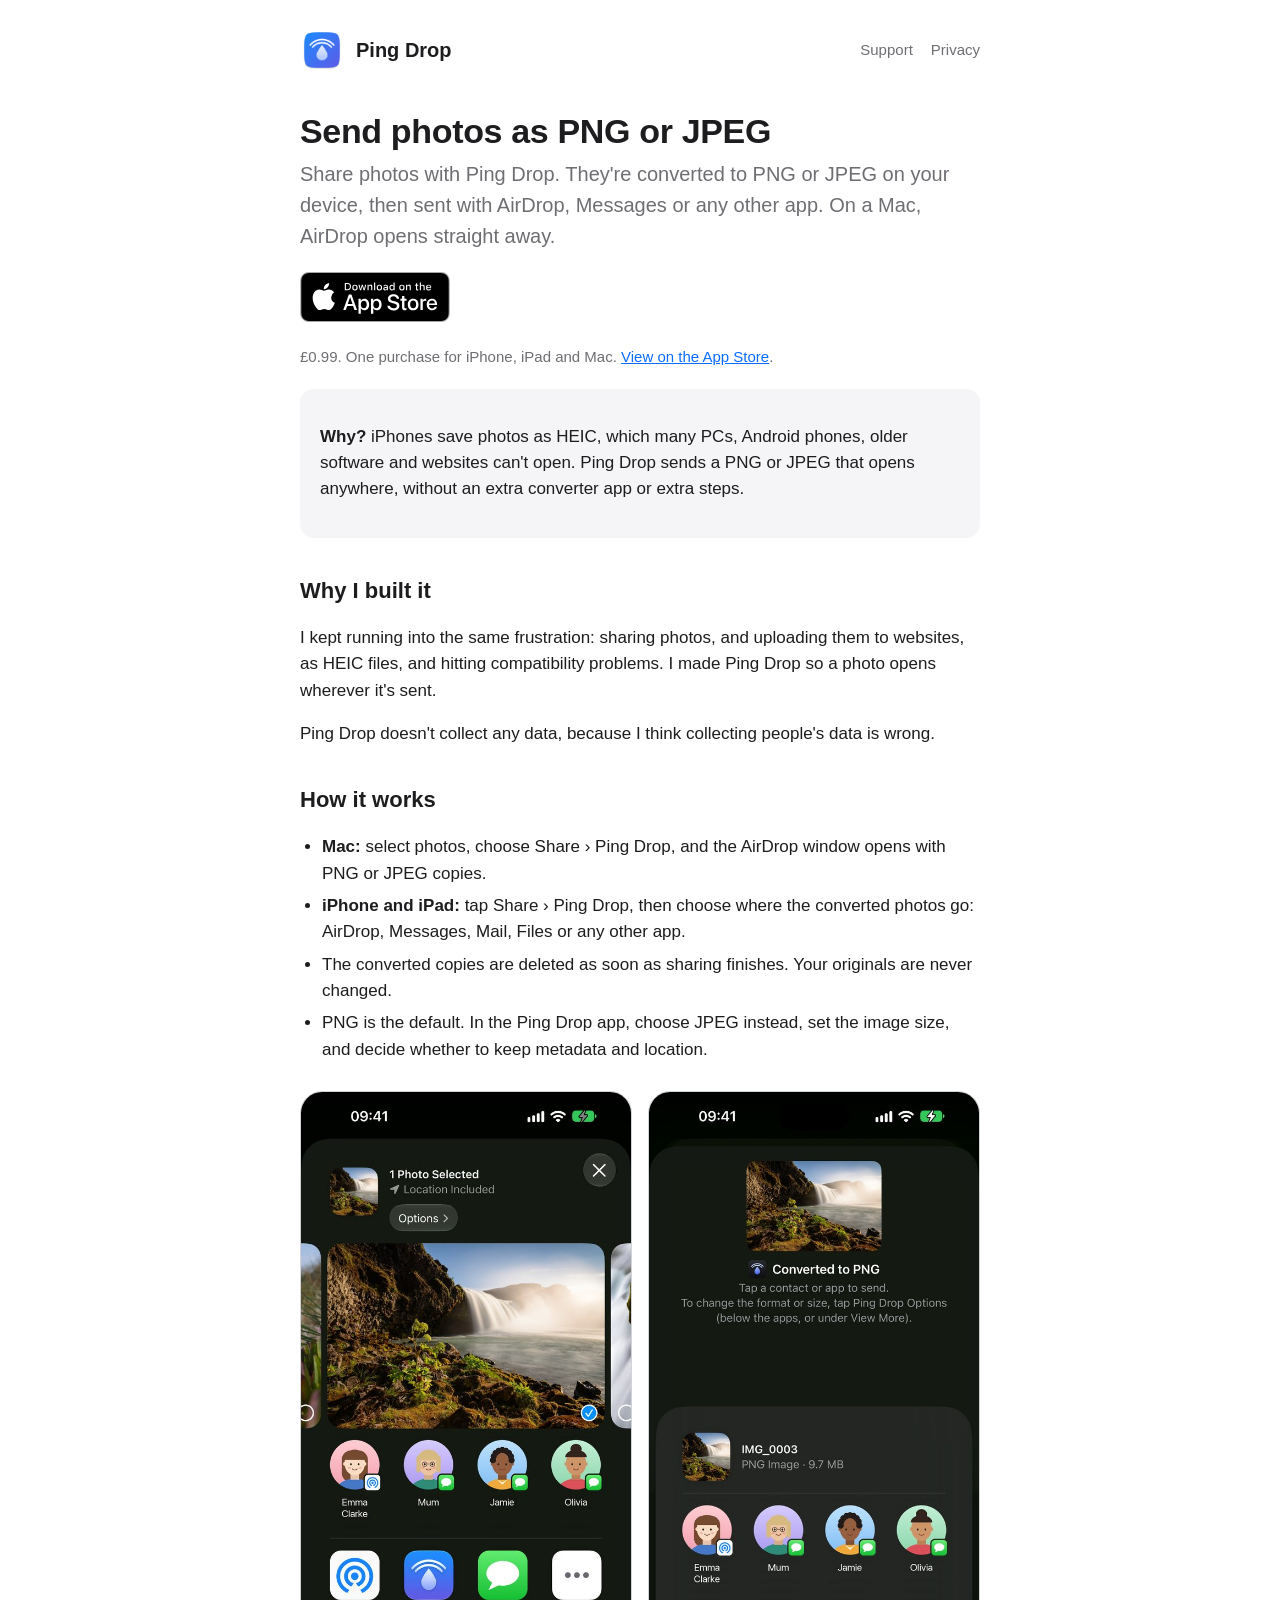
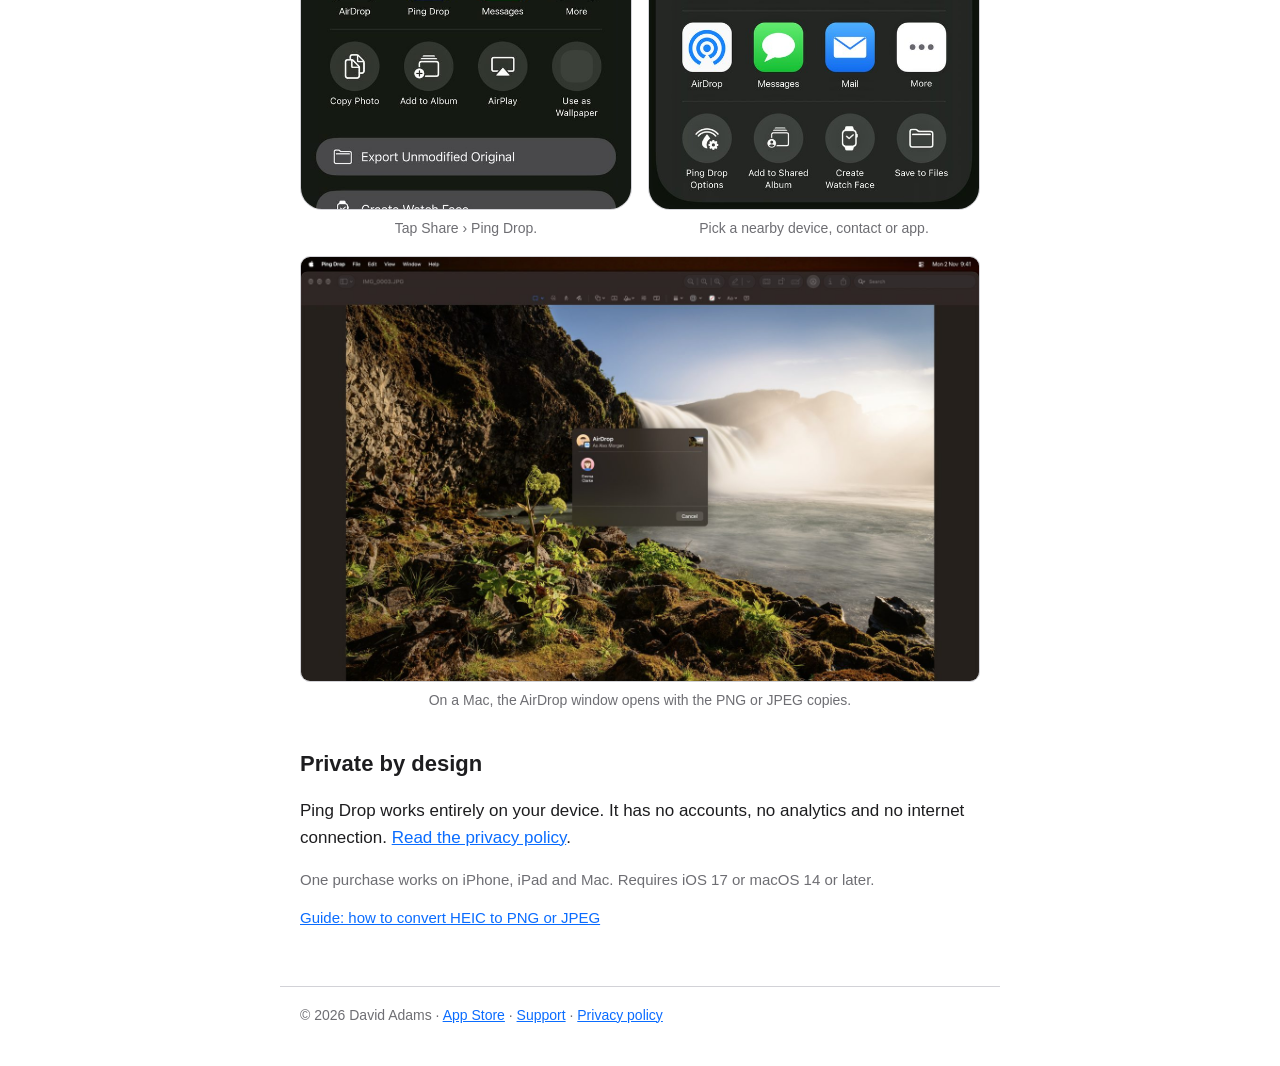
<file: index.html>
<!doctype html>
<html lang="en-GB">
<head>
  <meta charset="utf-8">
  <meta name="viewport" content="width=device-width, initial-scale=1">
  <title>Ping Drop – Send photos as PNG or JPEG</title>
  <meta name="description" content="Ping Drop converts photos to PNG or JPEG and sends them with AirDrop, Messages, Mail or any other app, on iPhone, iPad and Mac.">
  <link rel="icon" href="/icon.png">
  <link rel="stylesheet" href="/style.css">
</head>
<body>
  <header>
    <a href="/"><img src="/icon.png" alt=""><strong>Ping Drop</strong></a>
    <nav>
      <a href="/support/">Support</a>
      <a href="/privacy/">Privacy</a>
    </nav>
  </header>

  <main>
    <h1>Send photos as PNG or JPEG</h1>
    <p class="lead">Share photos with Ping Drop. They're converted to PNG or JPEG on your device, then sent with AirDrop, Messages or any other app. On a Mac, AirDrop opens straight away.</p>

    <p class="cta"><a href="/get/" aria-label="Download Ping Drop on the App Store"><svg xmlns="http://www.w3.org/2000/svg" width="150" height="50" aria-hidden="true" focusable="false" viewBox="0 0 119.66407 40">
  <g>
    <g>
      <g>
        <path d="M110.13477,0H9.53468c-.3667,0-.729,0-1.09473.002-.30615.002-.60986.00781-.91895.0127A13.21476,13.21476,0,0,0,5.5171.19141a6.66509,6.66509,0,0,0-1.90088.627A6.43779,6.43779,0,0,0,1.99757,1.99707,6.25844,6.25844,0,0,0,.81935,3.61816a6.60119,6.60119,0,0,0-.625,1.90332,12.993,12.993,0,0,0-.1792,2.002C.00587,7.83008.00489,8.1377,0,8.44434V31.5586c.00489.3105.00587.6113.01515.9219a12.99232,12.99232,0,0,0,.1792,2.0019,6.58756,6.58756,0,0,0,.625,1.9043A6.20778,6.20778,0,0,0,1.99757,38.001a6.27445,6.27445,0,0,0,1.61865,1.1787,6.70082,6.70082,0,0,0,1.90088.6308,13.45514,13.45514,0,0,0,2.0039.1768c.30909.0068.6128.0107.91895.0107C8.80567,40,9.168,40,9.53468,40H110.13477c.3594,0,.7246,0,1.084-.002.3047,0,.6172-.0039.9219-.0107a13.279,13.279,0,0,0,2-.1768,6.80432,6.80432,0,0,0,1.9082-.6308,6.27742,6.27742,0,0,0,1.6172-1.1787,6.39482,6.39482,0,0,0,1.1816-1.6143,6.60413,6.60413,0,0,0,.6191-1.9043,13.50643,13.50643,0,0,0,.1856-2.0019c.0039-.3106.0039-.6114.0039-.9219.0078-.3633.0078-.7246.0078-1.0938V9.53613c0-.36621,0-.72949-.0078-1.09179,0-.30664,0-.61426-.0039-.9209a13.5071,13.5071,0,0,0-.1856-2.002,6.6177,6.6177,0,0,0-.6191-1.90332,6.46619,6.46619,0,0,0-2.7988-2.7998,6.76754,6.76754,0,0,0-1.9082-.627,13.04394,13.04394,0,0,0-2-.17676c-.3047-.00488-.6172-.01074-.9219-.01269-.3594-.002-.7246-.002-1.084-.002Z" style="fill: #a6a6a6"/>
        <path d="M8.44483,39.125c-.30468,0-.602-.0039-.90429-.0107a12.68714,12.68714,0,0,1-1.86914-.1631,5.88381,5.88381,0,0,1-1.65674-.5479,5.40573,5.40573,0,0,1-1.397-1.0166,5.32082,5.32082,0,0,1-1.02051-1.3965,5.72186,5.72186,0,0,1-.543-1.6572,12.41351,12.41351,0,0,1-.1665-1.875c-.00634-.2109-.01464-.9131-.01464-.9131V8.44434S.88185,7.75293.8877,7.5498a12.37039,12.37039,0,0,1,.16553-1.87207,5.7555,5.7555,0,0,1,.54346-1.6621A5.37349,5.37349,0,0,1,2.61183,2.61768,5.56543,5.56543,0,0,1,4.01417,1.59521a5.82309,5.82309,0,0,1,1.65332-.54394A12.58589,12.58589,0,0,1,7.543.88721L8.44532.875H111.21387l.9131.0127a12.38493,12.38493,0,0,1,1.8584.16259,5.93833,5.93833,0,0,1,1.6709.54785,5.59374,5.59374,0,0,1,2.415,2.41993,5.76267,5.76267,0,0,1,.5352,1.64892,12.995,12.995,0,0,1,.1738,1.88721c.0029.2832.0029.5874.0029.89014.0079.375.0079.73193.0079,1.09179V30.4648c0,.3633,0,.7178-.0079,1.0752,0,.3252,0,.6231-.0039.9297a12.73126,12.73126,0,0,1-.1709,1.8535,5.739,5.739,0,0,1-.54,1.67,5.48029,5.48029,0,0,1-1.0156,1.3857,5.4129,5.4129,0,0,1-1.3994,1.0225,5.86168,5.86168,0,0,1-1.668.5498,12.54218,12.54218,0,0,1-1.8692.1631c-.2929.0068-.5996.0107-.8974.0107l-1.084.002Z"/>
      </g>
      <g id="_Group_" data-name="&lt;Group&gt;">
        <g id="_Group_2" data-name="&lt;Group&gt;">
          <g id="_Group_3" data-name="&lt;Group&gt;">
            <path id="_Path_" data-name="&lt;Path&gt;" d="M24.76888,20.30068a4.94881,4.94881,0,0,1,2.35656-4.15206,5.06566,5.06566,0,0,0-3.99116-2.15768c-1.67924-.17626-3.30719,1.00483-4.1629,1.00483-.87227,0-2.18977-.98733-3.6085-.95814a5.31529,5.31529,0,0,0-4.47292,2.72787c-1.934,3.34842-.49141,8.26947,1.3612,10.97608.9269,1.32535,2.01018,2.8058,3.42763,2.7533,1.38706-.05753,1.9051-.88448,3.5794-.88448,1.65876,0,2.14479.88448,3.591.8511,1.48838-.02416,2.42613-1.33124,3.32051-2.66914a10.962,10.962,0,0,0,1.51842-3.09251A4.78205,4.78205,0,0,1,24.76888,20.30068Z" style="fill: #fff"/>
            <path id="_Path_2" data-name="&lt;Path&gt;" d="M22.03725,12.21089a4.87248,4.87248,0,0,0,1.11452-3.49062,4.95746,4.95746,0,0,0-3.20758,1.65961,4.63634,4.63634,0,0,0-1.14371,3.36139A4.09905,4.09905,0,0,0,22.03725,12.21089Z" style="fill: #fff"/>
          </g>
        </g>
        <g>
          <path d="M42.30227,27.13965h-4.7334l-1.13672,3.35645H34.42727l4.4834-12.418h2.083l4.4834,12.418H43.438ZM38.0591,25.59082h3.752l-1.84961-5.44727h-.05176Z" style="fill: #fff"/>
          <path d="M55.15969,25.96973c0,2.81348-1.50586,4.62109-3.77832,4.62109a3.0693,3.0693,0,0,1-2.84863-1.584h-.043v4.48438h-1.8584V21.44238H48.4302v1.50586h.03418a3.21162,3.21162,0,0,1,2.88281-1.60059C53.645,21.34766,55.15969,23.16406,55.15969,25.96973Zm-1.91016,0c0-1.833-.94727-3.03809-2.39258-3.03809-1.41992,0-2.375,1.23047-2.375,3.03809,0,1.82422.95508,3.0459,2.375,3.0459C52.30227,29.01563,53.24953,27.81934,53.24953,25.96973Z" style="fill: #fff"/>
          <path d="M65.12453,25.96973c0,2.81348-1.50586,4.62109-3.77832,4.62109a3.0693,3.0693,0,0,1-2.84863-1.584h-.043v4.48438h-1.8584V21.44238H58.395v1.50586h.03418A3.21162,3.21162,0,0,1,61.312,21.34766C63.60988,21.34766,65.12453,23.16406,65.12453,25.96973Zm-1.91016,0c0-1.833-.94727-3.03809-2.39258-3.03809-1.41992,0-2.375,1.23047-2.375,3.03809,0,1.82422.95508,3.0459,2.375,3.0459C62.26711,29.01563,63.21438,27.81934,63.21438,25.96973Z" style="fill: #fff"/>
          <path d="M71.71047,27.03613c.1377,1.23145,1.334,2.04,2.96875,2.04,1.56641,0,2.69336-.80859,2.69336-1.91895,0-.96387-.67969-1.541-2.28906-1.93652l-1.60937-.3877c-2.28027-.55078-3.33887-1.61719-3.33887-3.34766,0-2.14258,1.86719-3.61426,4.51855-3.61426,2.624,0,4.42285,1.47168,4.4834,3.61426h-1.876c-.1123-1.23926-1.13672-1.9873-2.63379-1.9873s-2.52148.75684-2.52148,1.8584c0,.87793.6543,1.39453,2.25488,1.79l1.36816.33594c2.54785.60254,3.60645,1.626,3.60645,3.44238,0,2.32324-1.85059,3.77832-4.79395,3.77832-2.75391,0-4.61328-1.4209-4.7334-3.667Z" style="fill: #fff"/>
          <path d="M83.34621,19.2998v2.14258h1.72168v1.47168H83.34621v4.99121c0,.77539.34473,1.13672,1.10156,1.13672a5.80752,5.80752,0,0,0,.61133-.043v1.46289a5.10351,5.10351,0,0,1-1.03223.08594c-1.833,0-2.54785-.68848-2.54785-2.44434V22.91406H80.16262V21.44238H81.479V19.2998Z" style="fill: #fff"/>
          <path d="M86.065,25.96973c0-2.84863,1.67773-4.63867,4.29395-4.63867,2.625,0,4.29492,1.79,4.29492,4.63867,0,2.85645-1.66113,4.63867-4.29492,4.63867C87.72609,30.6084,86.065,28.82617,86.065,25.96973Zm6.69531,0c0-1.9541-.89551-3.10742-2.40137-3.10742s-2.40039,1.16211-2.40039,3.10742c0,1.96191.89453,3.10645,2.40039,3.10645S92.76027,27.93164,92.76027,25.96973Z" style="fill: #fff"/>
          <path d="M96.18606,21.44238h1.77246v1.541h.043a2.1594,2.1594,0,0,1,2.17773-1.63574,2.86616,2.86616,0,0,1,.63672.06934v1.73828a2.59794,2.59794,0,0,0-.835-.1123,1.87264,1.87264,0,0,0-1.93652,2.083v5.37012h-1.8584Z" style="fill: #fff"/>
          <path d="M109.3843,27.83691c-.25,1.64355-1.85059,2.77148-3.89844,2.77148-2.63379,0-4.26855-1.76465-4.26855-4.5957,0-2.83984,1.64355-4.68164,4.19043-4.68164,2.50488,0,4.08008,1.7207,4.08008,4.46582v.63672h-6.39453v.1123a2.358,2.358,0,0,0,2.43555,2.56445,2.04834,2.04834,0,0,0,2.09082-1.27344Zm-6.28223-2.70215h4.52637a2.1773,2.1773,0,0,0-2.2207-2.29785A2.292,2.292,0,0,0,103.10207,25.13477Z" style="fill: #fff"/>
        </g>
      </g>
    </g>
    <g id="_Group_4" data-name="&lt;Group&gt;">
      <g>
        <path d="M37.82619,8.731a2.63964,2.63964,0,0,1,2.80762,2.96484c0,1.90625-1.03027,3.002-2.80762,3.002H35.67092V8.731Zm-1.22852,5.123h1.125a1.87588,1.87588,0,0,0,1.96777-2.146,1.881,1.881,0,0,0-1.96777-2.13379h-1.125Z" style="fill: #fff"/>
        <path d="M41.68068,12.44434a2.13323,2.13323,0,1,1,4.24707,0,2.13358,2.13358,0,1,1-4.24707,0Zm3.333,0c0-.97607-.43848-1.54687-1.208-1.54687-.77246,0-1.207.5708-1.207,1.54688,0,.98389.43457,1.55029,1.207,1.55029C44.57522,13.99463,45.01369,13.42432,45.01369,12.44434Z" style="fill: #fff"/>
        <path d="M51.57326,14.69775h-.92187l-.93066-3.31641h-.07031l-.92676,3.31641h-.91309l-1.24121-4.50293h.90137l.80664,3.436h.06641l.92578-3.436h.85254l.92578,3.436h.07031l.80273-3.436h.88867Z" style="fill: #fff"/>
        <path d="M53.85354,10.19482H54.709v.71533h.06641a1.348,1.348,0,0,1,1.34375-.80225,1.46456,1.46456,0,0,1,1.55859,1.6748v2.915h-.88867V12.00586c0-.72363-.31445-1.0835-.97168-1.0835a1.03294,1.03294,0,0,0-1.0752,1.14111v2.63428h-.88867Z" style="fill: #fff"/>
        <path d="M59.09377,8.437h.88867v6.26074h-.88867Z" style="fill: #fff"/>
        <path d="M61.21779,12.44434a2.13346,2.13346,0,1,1,4.24756,0,2.1338,2.1338,0,1,1-4.24756,0Zm3.333,0c0-.97607-.43848-1.54687-1.208-1.54687-.77246,0-1.207.5708-1.207,1.54688,0,.98389.43457,1.55029,1.207,1.55029C64.11232,13.99463,64.5508,13.42432,64.5508,12.44434Z" style="fill: #fff"/>
        <path d="M66.4009,13.42432c0-.81055.60352-1.27783,1.6748-1.34424l1.21973-.07031v-.38867c0-.47559-.31445-.74414-.92187-.74414-.49609,0-.83984.18213-.93848.50049h-.86035c.09082-.77344.81836-1.26953,1.83984-1.26953,1.12891,0,1.76563.562,1.76563,1.51318v3.07666h-.85547v-.63281h-.07031a1.515,1.515,0,0,1-1.35254.707A1.36026,1.36026,0,0,1,66.4009,13.42432Zm2.89453-.38477v-.37646l-1.09961.07031c-.62012.0415-.90137.25244-.90137.64941,0,.40527.35156.64111.835.64111A1.0615,1.0615,0,0,0,69.29543,13.03955Z" style="fill: #fff"/>
        <path d="M71.34816,12.44434c0-1.42285.73145-2.32422,1.86914-2.32422a1.484,1.484,0,0,1,1.38086.79h.06641V8.437h.88867v6.26074h-.85156v-.71143h-.07031a1.56284,1.56284,0,0,1-1.41406.78564C72.0718,14.772,71.34816,13.87061,71.34816,12.44434Zm.918,0c0,.95508.4502,1.52979,1.20313,1.52979.749,0,1.21191-.583,1.21191-1.52588,0-.93848-.46777-1.52979-1.21191-1.52979C72.72121,10.91846,72.26613,11.49707,72.26613,12.44434Z" style="fill: #fff"/>
        <path d="M79.23,12.44434a2.13323,2.13323,0,1,1,4.24707,0,2.13358,2.13358,0,1,1-4.24707,0Zm3.333,0c0-.97607-.43848-1.54687-1.208-1.54687-.77246,0-1.207.5708-1.207,1.54688,0,.98389.43457,1.55029,1.207,1.55029C82.12453,13.99463,82.563,13.42432,82.563,12.44434Z" style="fill: #fff"/>
        <path d="M84.66945,10.19482h.85547v.71533h.06641a1.348,1.348,0,0,1,1.34375-.80225,1.46456,1.46456,0,0,1,1.55859,1.6748v2.915H87.605V12.00586c0-.72363-.31445-1.0835-.97168-1.0835a1.03294,1.03294,0,0,0-1.0752,1.14111v2.63428h-.88867Z" style="fill: #fff"/>
        <path d="M93.51516,9.07373v1.1416h.97559v.74854h-.97559V13.2793c0,.47168.19434.67822.63672.67822a2.96657,2.96657,0,0,0,.33887-.02051v.74023a2.9155,2.9155,0,0,1-.4834.04541c-.98828,0-1.38184-.34766-1.38184-1.21582v-2.543h-.71484v-.74854h.71484V9.07373Z" style="fill: #fff"/>
        <path d="M95.70461,8.437h.88086v2.48145h.07031a1.3856,1.3856,0,0,1,1.373-.80664,1.48339,1.48339,0,0,1,1.55078,1.67871v2.90723H98.69v-2.688c0-.71924-.335-1.0835-.96289-1.0835a1.05194,1.05194,0,0,0-1.13379,1.1416v2.62988h-.88867Z" style="fill: #fff"/>
        <path d="M104.76125,13.48193a1.828,1.828,0,0,1-1.95117,1.30273A2.04531,2.04531,0,0,1,100.73,12.46045a2.07685,2.07685,0,0,1,2.07617-2.35254c1.25293,0,2.00879.856,2.00879,2.27V12.688h-3.17969v.0498a1.1902,1.1902,0,0,0,1.19922,1.29,1.07934,1.07934,0,0,0,1.07129-.5459Zm-3.126-1.45117h2.27441a1.08647,1.08647,0,0,0-1.1084-1.1665A1.15162,1.15162,0,0,0,101.63527,12.03076Z" style="fill: #fff"/>
      </g>
    </g>
  </g>
</svg></a></p>
    <p class="muted">£0.99. One purchase for iPhone, iPad and Mac. <a href="/get/">View on the App Store</a>.</p>

    <div class="card">
      <p><strong>Why?</strong> iPhones save photos as HEIC, which many PCs, Android phones, older software and websites can't open. Ping Drop sends a PNG or JPEG that opens anywhere, without an extra converter app or extra steps.</p>
    </div>

    <h2>Why I built it</h2>
    <p>I kept running into the same frustration: sharing photos, and uploading them to websites, as HEIC files, and hitting compatibility problems. I made Ping Drop so a photo opens wherever it's sent.</p>
    <p>Ping Drop doesn't collect any data, because I think collecting people's data is wrong.</p>

    <h2>How it works</h2>
    <ul>
      <li><strong>Mac:</strong> select photos, choose Share › Ping Drop, and the AirDrop window opens with PNG or JPEG copies.</li>
      <li><strong>iPhone and iPad:</strong> tap Share › Ping Drop, then choose where the converted photos go: AirDrop, Messages, Mail, Files or any other app.</li>
      <li>The converted copies are deleted as soon as sharing finishes. Your originals are never changed.</li>
      <li>PNG is the default. In the Ping Drop app, choose JPEG instead, set the image size, and decide whether to keep metadata and location.</li>
    </ul>

    <div class="shots">
      <figure>
        <img src="/screenshots/iphone-share-sheet.jpg" width="600" height="1304" loading="lazy" alt="The Photos share sheet on iPhone, with Ping Drop next to AirDrop.">
        <figcaption>Tap Share › Ping Drop.</figcaption>
      </figure>
      <figure>
        <img src="/screenshots/iphone-pingdrop-sheet.jpg" width="600" height="1304" loading="lazy" alt="Ping Drop's sheet on iPhone: the converted photo, with contacts, AirDrop, Messages and Mail.">
        <figcaption>Pick a nearby device, contact or app.</figcaption>
      </figure>
    </div>
    <figure class="shot-wide">
      <img src="/screenshots/mac-airdrop.jpg" width="1440" height="900" loading="lazy" alt="On a Mac, the AirDrop window opens with the converted photo.">
      <figcaption>On a Mac, the AirDrop window opens with the PNG or JPEG copies.</figcaption>
    </figure>

    <h2>Private by design</h2>
    <p>Ping Drop works entirely on your device. It has no accounts, no analytics and no internet connection. <a href="/privacy/">Read the privacy policy</a>.</p>

    <p class="muted">One purchase works on iPhone, iPad and Mac. Requires iOS 17 or macOS 14 or later.</p>
    <p class="muted"><a href="/heic-to-png/">Guide: how to convert HEIC to PNG or JPEG</a></p>
  </main>

  <footer>
    © 2026 David Adams · <a href="/get/">App Store</a> · <a href="/support/">Support</a> · <a href="/privacy/">Privacy policy</a>
  </footer>
</body>
</html>
</file>
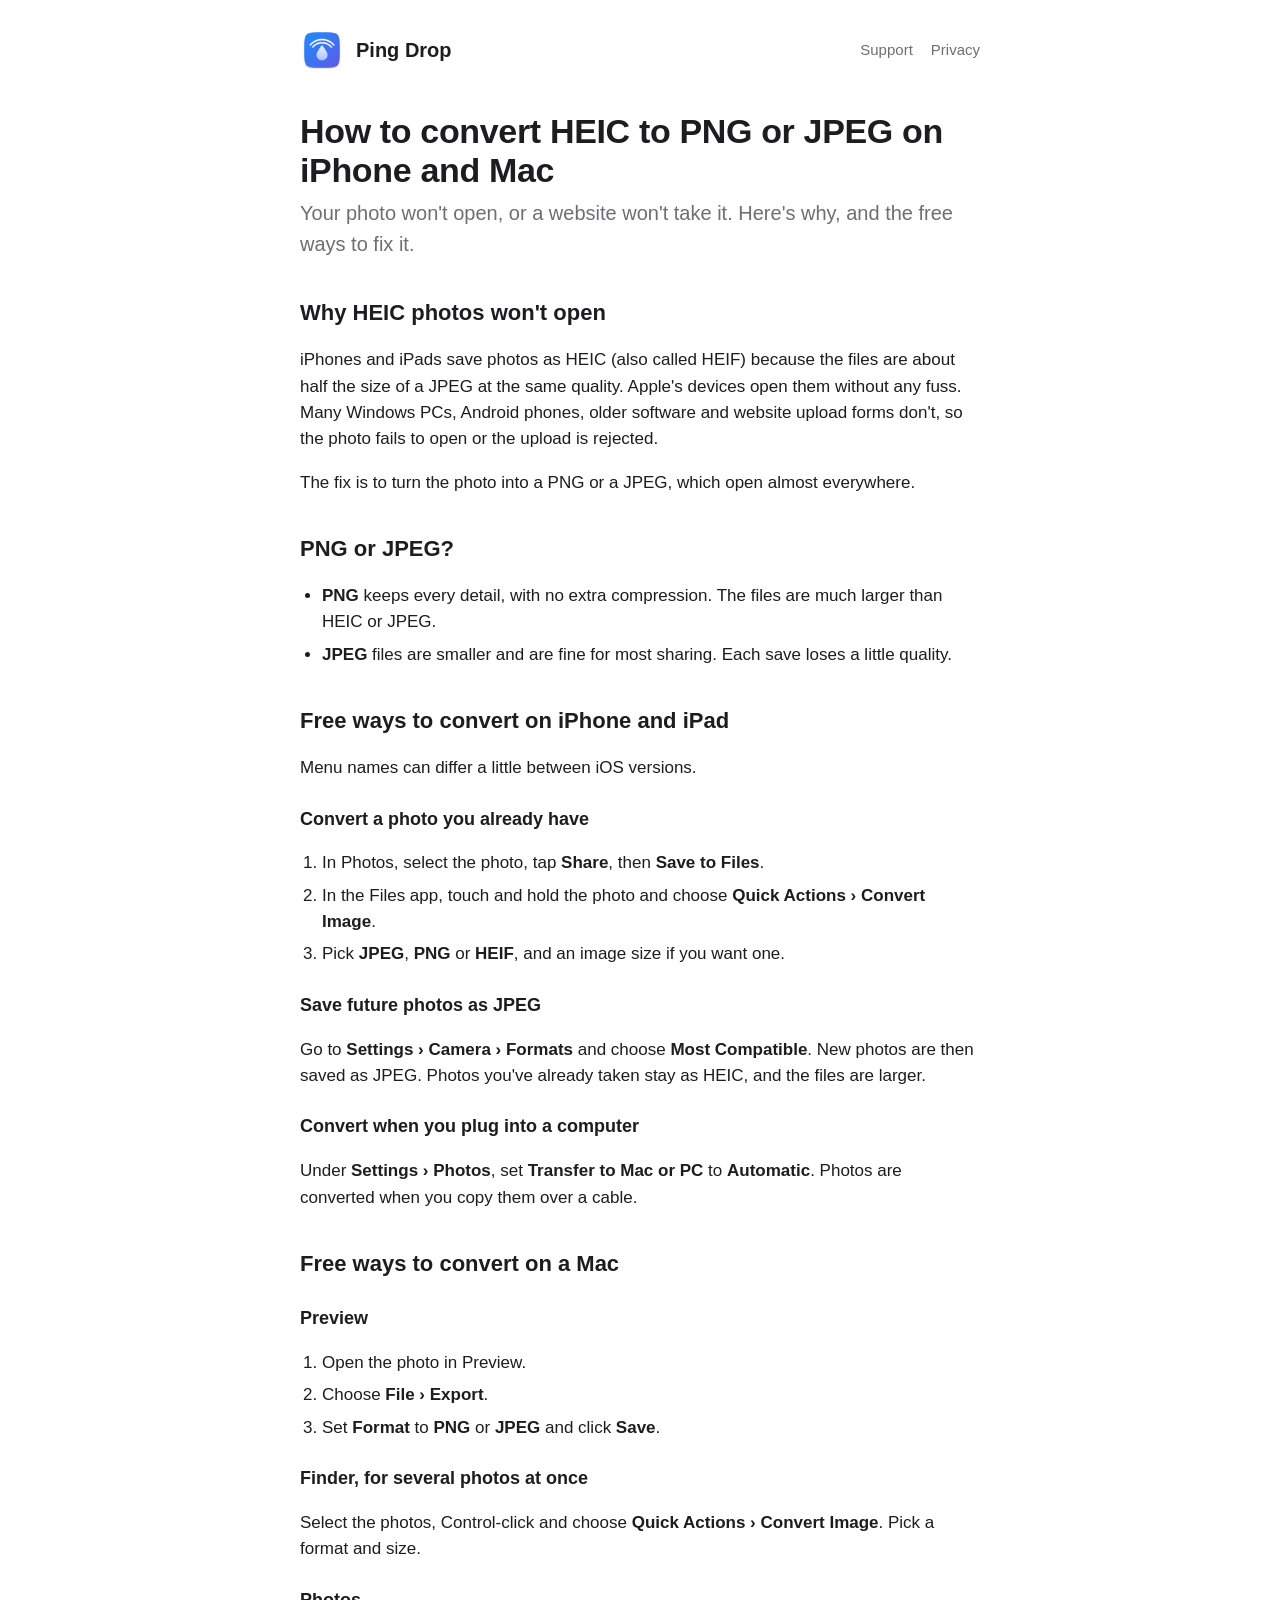
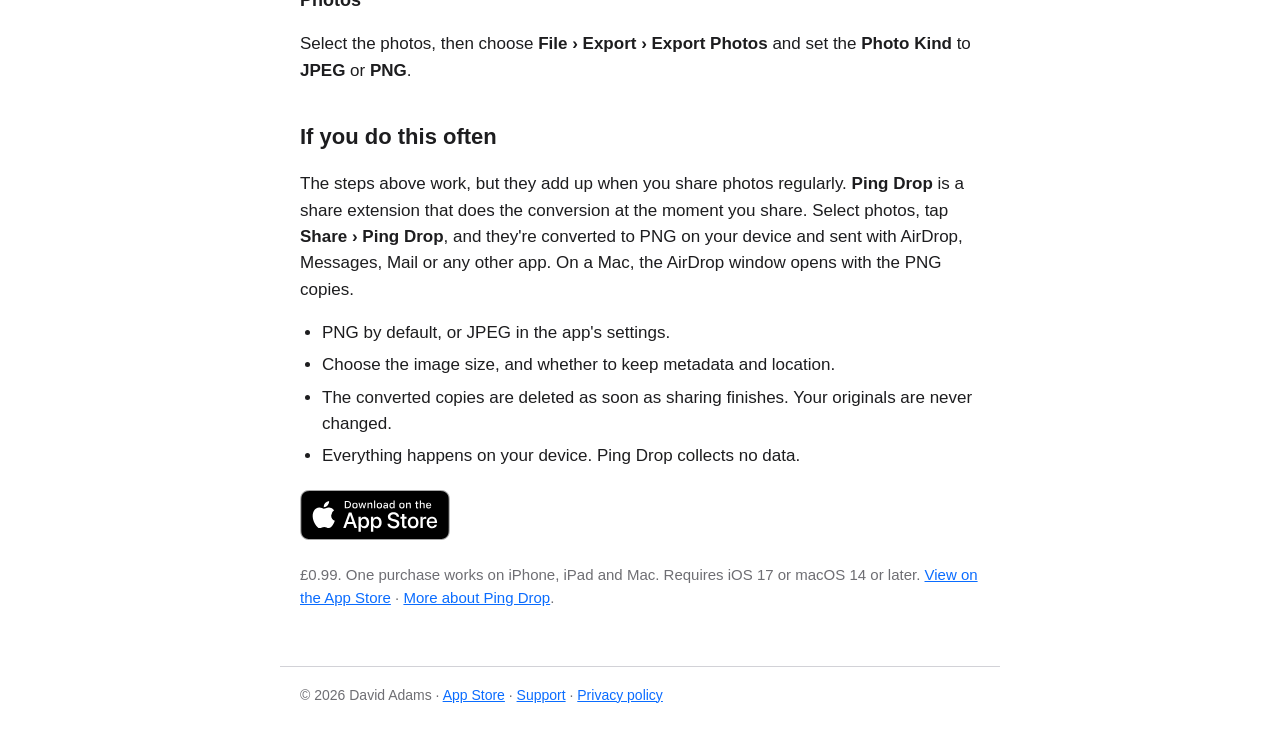
<file: heic-to-png/index.html>
<!doctype html>
<html lang="en-GB">
<head>
  <meta charset="utf-8">
  <meta name="viewport" content="width=device-width, initial-scale=1">
  <title>How to convert HEIC to PNG or JPEG on iPhone and Mac – Ping Drop</title>
  <meta name="description" content="Why HEIC photos won't open, and the free ways to convert HEIC to PNG or JPEG on iPhone, iPad and Mac. Plus a one-tap way if you do it often.">
  <link rel="canonical" href="https://pingdrop.adams.is/heic-to-png/">
  <link rel="icon" href="/icon.png">
  <link rel="stylesheet" href="/style.css">
</head>
<body>
  <header>
    <a href="/"><img src="/icon.png" alt=""><strong>Ping Drop</strong></a>
    <nav>
      <a href="/support/">Support</a>
      <a href="/privacy/">Privacy</a>
    </nav>
  </header>

  <main>
    <h1>How to convert HEIC to PNG or JPEG on iPhone and Mac</h1>
    <p class="lead">Your photo won't open, or a website won't take it. Here's why, and the free ways to fix it.</p>

    <h2>Why HEIC photos won't open</h2>
    <p>iPhones and iPads save photos as HEIC (also called HEIF) because the files are about half the size of a JPEG at the same quality. Apple's devices open them without any fuss. Many Windows PCs, Android phones, older software and website upload forms don't, so the photo fails to open or the upload is rejected.</p>
    <p>The fix is to turn the photo into a PNG or a JPEG, which open almost everywhere.</p>

    <h2>PNG or JPEG?</h2>
    <ul>
      <li><strong>PNG</strong> keeps every detail, with no extra compression. The files are much larger than HEIC or JPEG.</li>
      <li><strong>JPEG</strong> files are smaller and are fine for most sharing. Each save loses a little quality.</li>
    </ul>

    <h2>Free ways to convert on iPhone and iPad</h2>
    <p>Menu names can differ a little between iOS versions.</p>
    <h3>Convert a photo you already have</h3>
    <ol>
      <li>In Photos, select the photo, tap <strong>Share</strong>, then <strong>Save to Files</strong>.</li>
      <li>In the Files app, touch and hold the photo and choose <strong>Quick Actions › Convert Image</strong>.</li>
      <li>Pick <strong>JPEG</strong>, <strong>PNG</strong> or <strong>HEIF</strong>, and an image size if you want one.</li>
    </ol>
    <h3>Save future photos as JPEG</h3>
    <p>Go to <strong>Settings › Camera › Formats</strong> and choose <strong>Most Compatible</strong>. New photos are then saved as JPEG. Photos you've already taken stay as HEIC, and the files are larger.</p>
    <h3>Convert when you plug into a computer</h3>
    <p>Under <strong>Settings › Photos</strong>, set <strong>Transfer to Mac or PC</strong> to <strong>Automatic</strong>. Photos are converted when you copy them over a cable.</p>

    <h2>Free ways to convert on a Mac</h2>
    <h3>Preview</h3>
    <ol>
      <li>Open the photo in Preview.</li>
      <li>Choose <strong>File › Export</strong>.</li>
      <li>Set <strong>Format</strong> to <strong>PNG</strong> or <strong>JPEG</strong> and click <strong>Save</strong>.</li>
    </ol>
    <h3>Finder, for several photos at once</h3>
    <p>Select the photos, Control-click and choose <strong>Quick Actions › Convert Image</strong>. Pick a format and size.</p>
    <h3>Photos</h3>
    <p>Select the photos, then choose <strong>File › Export › Export Photos</strong> and set the <strong>Photo Kind</strong> to <strong>JPEG</strong> or <strong>PNG</strong>.</p>

    <h2>If you do this often</h2>
    <p>The steps above work, but they add up when you share photos regularly. <strong>Ping Drop</strong> is a share extension that does the conversion at the moment you share. Select photos, tap <strong>Share › Ping Drop</strong>, and they're converted to PNG on your device and sent with AirDrop, Messages, Mail or any other app. On a Mac, the AirDrop window opens with the PNG copies.</p>
    <ul>
      <li>PNG by default, or JPEG in the app's settings.</li>
      <li>Choose the image size, and whether to keep metadata and location.</li>
      <li>The converted copies are deleted as soon as sharing finishes. Your originals are never changed.</li>
      <li>Everything happens on your device. Ping Drop collects no data.</li>
    </ul>
    <p class="cta"><a href="/get/" aria-label="Download Ping Drop on the App Store"><svg xmlns="http://www.w3.org/2000/svg" width="150" height="50" aria-hidden="true" focusable="false" viewBox="0 0 119.66407 40">
  <g>
    <g>
      <g>
        <path d="M110.13477,0H9.53468c-.3667,0-.729,0-1.09473.002-.30615.002-.60986.00781-.91895.0127A13.21476,13.21476,0,0,0,5.5171.19141a6.66509,6.66509,0,0,0-1.90088.627A6.43779,6.43779,0,0,0,1.99757,1.99707,6.25844,6.25844,0,0,0,.81935,3.61816a6.60119,6.60119,0,0,0-.625,1.90332,12.993,12.993,0,0,0-.1792,2.002C.00587,7.83008.00489,8.1377,0,8.44434V31.5586c.00489.3105.00587.6113.01515.9219a12.99232,12.99232,0,0,0,.1792,2.0019,6.58756,6.58756,0,0,0,.625,1.9043A6.20778,6.20778,0,0,0,1.99757,38.001a6.27445,6.27445,0,0,0,1.61865,1.1787,6.70082,6.70082,0,0,0,1.90088.6308,13.45514,13.45514,0,0,0,2.0039.1768c.30909.0068.6128.0107.91895.0107C8.80567,40,9.168,40,9.53468,40H110.13477c.3594,0,.7246,0,1.084-.002.3047,0,.6172-.0039.9219-.0107a13.279,13.279,0,0,0,2-.1768,6.80432,6.80432,0,0,0,1.9082-.6308,6.27742,6.27742,0,0,0,1.6172-1.1787,6.39482,6.39482,0,0,0,1.1816-1.6143,6.60413,6.60413,0,0,0,.6191-1.9043,13.50643,13.50643,0,0,0,.1856-2.0019c.0039-.3106.0039-.6114.0039-.9219.0078-.3633.0078-.7246.0078-1.0938V9.53613c0-.36621,0-.72949-.0078-1.09179,0-.30664,0-.61426-.0039-.9209a13.5071,13.5071,0,0,0-.1856-2.002,6.6177,6.6177,0,0,0-.6191-1.90332,6.46619,6.46619,0,0,0-2.7988-2.7998,6.76754,6.76754,0,0,0-1.9082-.627,13.04394,13.04394,0,0,0-2-.17676c-.3047-.00488-.6172-.01074-.9219-.01269-.3594-.002-.7246-.002-1.084-.002Z" style="fill: #a6a6a6"/>
        <path d="M8.44483,39.125c-.30468,0-.602-.0039-.90429-.0107a12.68714,12.68714,0,0,1-1.86914-.1631,5.88381,5.88381,0,0,1-1.65674-.5479,5.40573,5.40573,0,0,1-1.397-1.0166,5.32082,5.32082,0,0,1-1.02051-1.3965,5.72186,5.72186,0,0,1-.543-1.6572,12.41351,12.41351,0,0,1-.1665-1.875c-.00634-.2109-.01464-.9131-.01464-.9131V8.44434S.88185,7.75293.8877,7.5498a12.37039,12.37039,0,0,1,.16553-1.87207,5.7555,5.7555,0,0,1,.54346-1.6621A5.37349,5.37349,0,0,1,2.61183,2.61768,5.56543,5.56543,0,0,1,4.01417,1.59521a5.82309,5.82309,0,0,1,1.65332-.54394A12.58589,12.58589,0,0,1,7.543.88721L8.44532.875H111.21387l.9131.0127a12.38493,12.38493,0,0,1,1.8584.16259,5.93833,5.93833,0,0,1,1.6709.54785,5.59374,5.59374,0,0,1,2.415,2.41993,5.76267,5.76267,0,0,1,.5352,1.64892,12.995,12.995,0,0,1,.1738,1.88721c.0029.2832.0029.5874.0029.89014.0079.375.0079.73193.0079,1.09179V30.4648c0,.3633,0,.7178-.0079,1.0752,0,.3252,0,.6231-.0039.9297a12.73126,12.73126,0,0,1-.1709,1.8535,5.739,5.739,0,0,1-.54,1.67,5.48029,5.48029,0,0,1-1.0156,1.3857,5.4129,5.4129,0,0,1-1.3994,1.0225,5.86168,5.86168,0,0,1-1.668.5498,12.54218,12.54218,0,0,1-1.8692.1631c-.2929.0068-.5996.0107-.8974.0107l-1.084.002Z"/>
      </g>
      <g id="_Group_" data-name="&lt;Group&gt;">
        <g id="_Group_2" data-name="&lt;Group&gt;">
          <g id="_Group_3" data-name="&lt;Group&gt;">
            <path id="_Path_" data-name="&lt;Path&gt;" d="M24.76888,20.30068a4.94881,4.94881,0,0,1,2.35656-4.15206,5.06566,5.06566,0,0,0-3.99116-2.15768c-1.67924-.17626-3.30719,1.00483-4.1629,1.00483-.87227,0-2.18977-.98733-3.6085-.95814a5.31529,5.31529,0,0,0-4.47292,2.72787c-1.934,3.34842-.49141,8.26947,1.3612,10.97608.9269,1.32535,2.01018,2.8058,3.42763,2.7533,1.38706-.05753,1.9051-.88448,3.5794-.88448,1.65876,0,2.14479.88448,3.591.8511,1.48838-.02416,2.42613-1.33124,3.32051-2.66914a10.962,10.962,0,0,0,1.51842-3.09251A4.78205,4.78205,0,0,1,24.76888,20.30068Z" style="fill: #fff"/>
            <path id="_Path_2" data-name="&lt;Path&gt;" d="M22.03725,12.21089a4.87248,4.87248,0,0,0,1.11452-3.49062,4.95746,4.95746,0,0,0-3.20758,1.65961,4.63634,4.63634,0,0,0-1.14371,3.36139A4.09905,4.09905,0,0,0,22.03725,12.21089Z" style="fill: #fff"/>
          </g>
        </g>
        <g>
          <path d="M42.30227,27.13965h-4.7334l-1.13672,3.35645H34.42727l4.4834-12.418h2.083l4.4834,12.418H43.438ZM38.0591,25.59082h3.752l-1.84961-5.44727h-.05176Z" style="fill: #fff"/>
          <path d="M55.15969,25.96973c0,2.81348-1.50586,4.62109-3.77832,4.62109a3.0693,3.0693,0,0,1-2.84863-1.584h-.043v4.48438h-1.8584V21.44238H48.4302v1.50586h.03418a3.21162,3.21162,0,0,1,2.88281-1.60059C53.645,21.34766,55.15969,23.16406,55.15969,25.96973Zm-1.91016,0c0-1.833-.94727-3.03809-2.39258-3.03809-1.41992,0-2.375,1.23047-2.375,3.03809,0,1.82422.95508,3.0459,2.375,3.0459C52.30227,29.01563,53.24953,27.81934,53.24953,25.96973Z" style="fill: #fff"/>
          <path d="M65.12453,25.96973c0,2.81348-1.50586,4.62109-3.77832,4.62109a3.0693,3.0693,0,0,1-2.84863-1.584h-.043v4.48438h-1.8584V21.44238H58.395v1.50586h.03418A3.21162,3.21162,0,0,1,61.312,21.34766C63.60988,21.34766,65.12453,23.16406,65.12453,25.96973Zm-1.91016,0c0-1.833-.94727-3.03809-2.39258-3.03809-1.41992,0-2.375,1.23047-2.375,3.03809,0,1.82422.95508,3.0459,2.375,3.0459C62.26711,29.01563,63.21438,27.81934,63.21438,25.96973Z" style="fill: #fff"/>
          <path d="M71.71047,27.03613c.1377,1.23145,1.334,2.04,2.96875,2.04,1.56641,0,2.69336-.80859,2.69336-1.91895,0-.96387-.67969-1.541-2.28906-1.93652l-1.60937-.3877c-2.28027-.55078-3.33887-1.61719-3.33887-3.34766,0-2.14258,1.86719-3.61426,4.51855-3.61426,2.624,0,4.42285,1.47168,4.4834,3.61426h-1.876c-.1123-1.23926-1.13672-1.9873-2.63379-1.9873s-2.52148.75684-2.52148,1.8584c0,.87793.6543,1.39453,2.25488,1.79l1.36816.33594c2.54785.60254,3.60645,1.626,3.60645,3.44238,0,2.32324-1.85059,3.77832-4.79395,3.77832-2.75391,0-4.61328-1.4209-4.7334-3.667Z" style="fill: #fff"/>
          <path d="M83.34621,19.2998v2.14258h1.72168v1.47168H83.34621v4.99121c0,.77539.34473,1.13672,1.10156,1.13672a5.80752,5.80752,0,0,0,.61133-.043v1.46289a5.10351,5.10351,0,0,1-1.03223.08594c-1.833,0-2.54785-.68848-2.54785-2.44434V22.91406H80.16262V21.44238H81.479V19.2998Z" style="fill: #fff"/>
          <path d="M86.065,25.96973c0-2.84863,1.67773-4.63867,4.29395-4.63867,2.625,0,4.29492,1.79,4.29492,4.63867,0,2.85645-1.66113,4.63867-4.29492,4.63867C87.72609,30.6084,86.065,28.82617,86.065,25.96973Zm6.69531,0c0-1.9541-.89551-3.10742-2.40137-3.10742s-2.40039,1.16211-2.40039,3.10742c0,1.96191.89453,3.10645,2.40039,3.10645S92.76027,27.93164,92.76027,25.96973Z" style="fill: #fff"/>
          <path d="M96.18606,21.44238h1.77246v1.541h.043a2.1594,2.1594,0,0,1,2.17773-1.63574,2.86616,2.86616,0,0,1,.63672.06934v1.73828a2.59794,2.59794,0,0,0-.835-.1123,1.87264,1.87264,0,0,0-1.93652,2.083v5.37012h-1.8584Z" style="fill: #fff"/>
          <path d="M109.3843,27.83691c-.25,1.64355-1.85059,2.77148-3.89844,2.77148-2.63379,0-4.26855-1.76465-4.26855-4.5957,0-2.83984,1.64355-4.68164,4.19043-4.68164,2.50488,0,4.08008,1.7207,4.08008,4.46582v.63672h-6.39453v.1123a2.358,2.358,0,0,0,2.43555,2.56445,2.04834,2.04834,0,0,0,2.09082-1.27344Zm-6.28223-2.70215h4.52637a2.1773,2.1773,0,0,0-2.2207-2.29785A2.292,2.292,0,0,0,103.10207,25.13477Z" style="fill: #fff"/>
        </g>
      </g>
    </g>
    <g id="_Group_4" data-name="&lt;Group&gt;">
      <g>
        <path d="M37.82619,8.731a2.63964,2.63964,0,0,1,2.80762,2.96484c0,1.90625-1.03027,3.002-2.80762,3.002H35.67092V8.731Zm-1.22852,5.123h1.125a1.87588,1.87588,0,0,0,1.96777-2.146,1.881,1.881,0,0,0-1.96777-2.13379h-1.125Z" style="fill: #fff"/>
        <path d="M41.68068,12.44434a2.13323,2.13323,0,1,1,4.24707,0,2.13358,2.13358,0,1,1-4.24707,0Zm3.333,0c0-.97607-.43848-1.54687-1.208-1.54687-.77246,0-1.207.5708-1.207,1.54688,0,.98389.43457,1.55029,1.207,1.55029C44.57522,13.99463,45.01369,13.42432,45.01369,12.44434Z" style="fill: #fff"/>
        <path d="M51.57326,14.69775h-.92187l-.93066-3.31641h-.07031l-.92676,3.31641h-.91309l-1.24121-4.50293h.90137l.80664,3.436h.06641l.92578-3.436h.85254l.92578,3.436h.07031l.80273-3.436h.88867Z" style="fill: #fff"/>
        <path d="M53.85354,10.19482H54.709v.71533h.06641a1.348,1.348,0,0,1,1.34375-.80225,1.46456,1.46456,0,0,1,1.55859,1.6748v2.915h-.88867V12.00586c0-.72363-.31445-1.0835-.97168-1.0835a1.03294,1.03294,0,0,0-1.0752,1.14111v2.63428h-.88867Z" style="fill: #fff"/>
        <path d="M59.09377,8.437h.88867v6.26074h-.88867Z" style="fill: #fff"/>
        <path d="M61.21779,12.44434a2.13346,2.13346,0,1,1,4.24756,0,2.1338,2.1338,0,1,1-4.24756,0Zm3.333,0c0-.97607-.43848-1.54687-1.208-1.54687-.77246,0-1.207.5708-1.207,1.54688,0,.98389.43457,1.55029,1.207,1.55029C64.11232,13.99463,64.5508,13.42432,64.5508,12.44434Z" style="fill: #fff"/>
        <path d="M66.4009,13.42432c0-.81055.60352-1.27783,1.6748-1.34424l1.21973-.07031v-.38867c0-.47559-.31445-.74414-.92187-.74414-.49609,0-.83984.18213-.93848.50049h-.86035c.09082-.77344.81836-1.26953,1.83984-1.26953,1.12891,0,1.76563.562,1.76563,1.51318v3.07666h-.85547v-.63281h-.07031a1.515,1.515,0,0,1-1.35254.707A1.36026,1.36026,0,0,1,66.4009,13.42432Zm2.89453-.38477v-.37646l-1.09961.07031c-.62012.0415-.90137.25244-.90137.64941,0,.40527.35156.64111.835.64111A1.0615,1.0615,0,0,0,69.29543,13.03955Z" style="fill: #fff"/>
        <path d="M71.34816,12.44434c0-1.42285.73145-2.32422,1.86914-2.32422a1.484,1.484,0,0,1,1.38086.79h.06641V8.437h.88867v6.26074h-.85156v-.71143h-.07031a1.56284,1.56284,0,0,1-1.41406.78564C72.0718,14.772,71.34816,13.87061,71.34816,12.44434Zm.918,0c0,.95508.4502,1.52979,1.20313,1.52979.749,0,1.21191-.583,1.21191-1.52588,0-.93848-.46777-1.52979-1.21191-1.52979C72.72121,10.91846,72.26613,11.49707,72.26613,12.44434Z" style="fill: #fff"/>
        <path d="M79.23,12.44434a2.13323,2.13323,0,1,1,4.24707,0,2.13358,2.13358,0,1,1-4.24707,0Zm3.333,0c0-.97607-.43848-1.54687-1.208-1.54687-.77246,0-1.207.5708-1.207,1.54688,0,.98389.43457,1.55029,1.207,1.55029C82.12453,13.99463,82.563,13.42432,82.563,12.44434Z" style="fill: #fff"/>
        <path d="M84.66945,10.19482h.85547v.71533h.06641a1.348,1.348,0,0,1,1.34375-.80225,1.46456,1.46456,0,0,1,1.55859,1.6748v2.915H87.605V12.00586c0-.72363-.31445-1.0835-.97168-1.0835a1.03294,1.03294,0,0,0-1.0752,1.14111v2.63428h-.88867Z" style="fill: #fff"/>
        <path d="M93.51516,9.07373v1.1416h.97559v.74854h-.97559V13.2793c0,.47168.19434.67822.63672.67822a2.96657,2.96657,0,0,0,.33887-.02051v.74023a2.9155,2.9155,0,0,1-.4834.04541c-.98828,0-1.38184-.34766-1.38184-1.21582v-2.543h-.71484v-.74854h.71484V9.07373Z" style="fill: #fff"/>
        <path d="M95.70461,8.437h.88086v2.48145h.07031a1.3856,1.3856,0,0,1,1.373-.80664,1.48339,1.48339,0,0,1,1.55078,1.67871v2.90723H98.69v-2.688c0-.71924-.335-1.0835-.96289-1.0835a1.05194,1.05194,0,0,0-1.13379,1.1416v2.62988h-.88867Z" style="fill: #fff"/>
        <path d="M104.76125,13.48193a1.828,1.828,0,0,1-1.95117,1.30273A2.04531,2.04531,0,0,1,100.73,12.46045a2.07685,2.07685,0,0,1,2.07617-2.35254c1.25293,0,2.00879.856,2.00879,2.27V12.688h-3.17969v.0498a1.1902,1.1902,0,0,0,1.19922,1.29,1.07934,1.07934,0,0,0,1.07129-.5459Zm-3.126-1.45117h2.27441a1.08647,1.08647,0,0,0-1.1084-1.1665A1.15162,1.15162,0,0,0,101.63527,12.03076Z" style="fill: #fff"/>
      </g>
    </g>
  </g>
</svg></a></p>
    <p class="muted">£0.99. One purchase works on iPhone, iPad and Mac. Requires iOS 17 or macOS 14 or later. <a href="/get/">View on the App Store</a> · <a href="/">More about Ping Drop</a>.</p>
  </main>

  <footer>
    © 2026 David Adams · <a href="/get/">App Store</a> · <a href="/support/">Support</a> · <a href="/privacy/">Privacy policy</a>
  </footer>
</body>
</html>
</file>
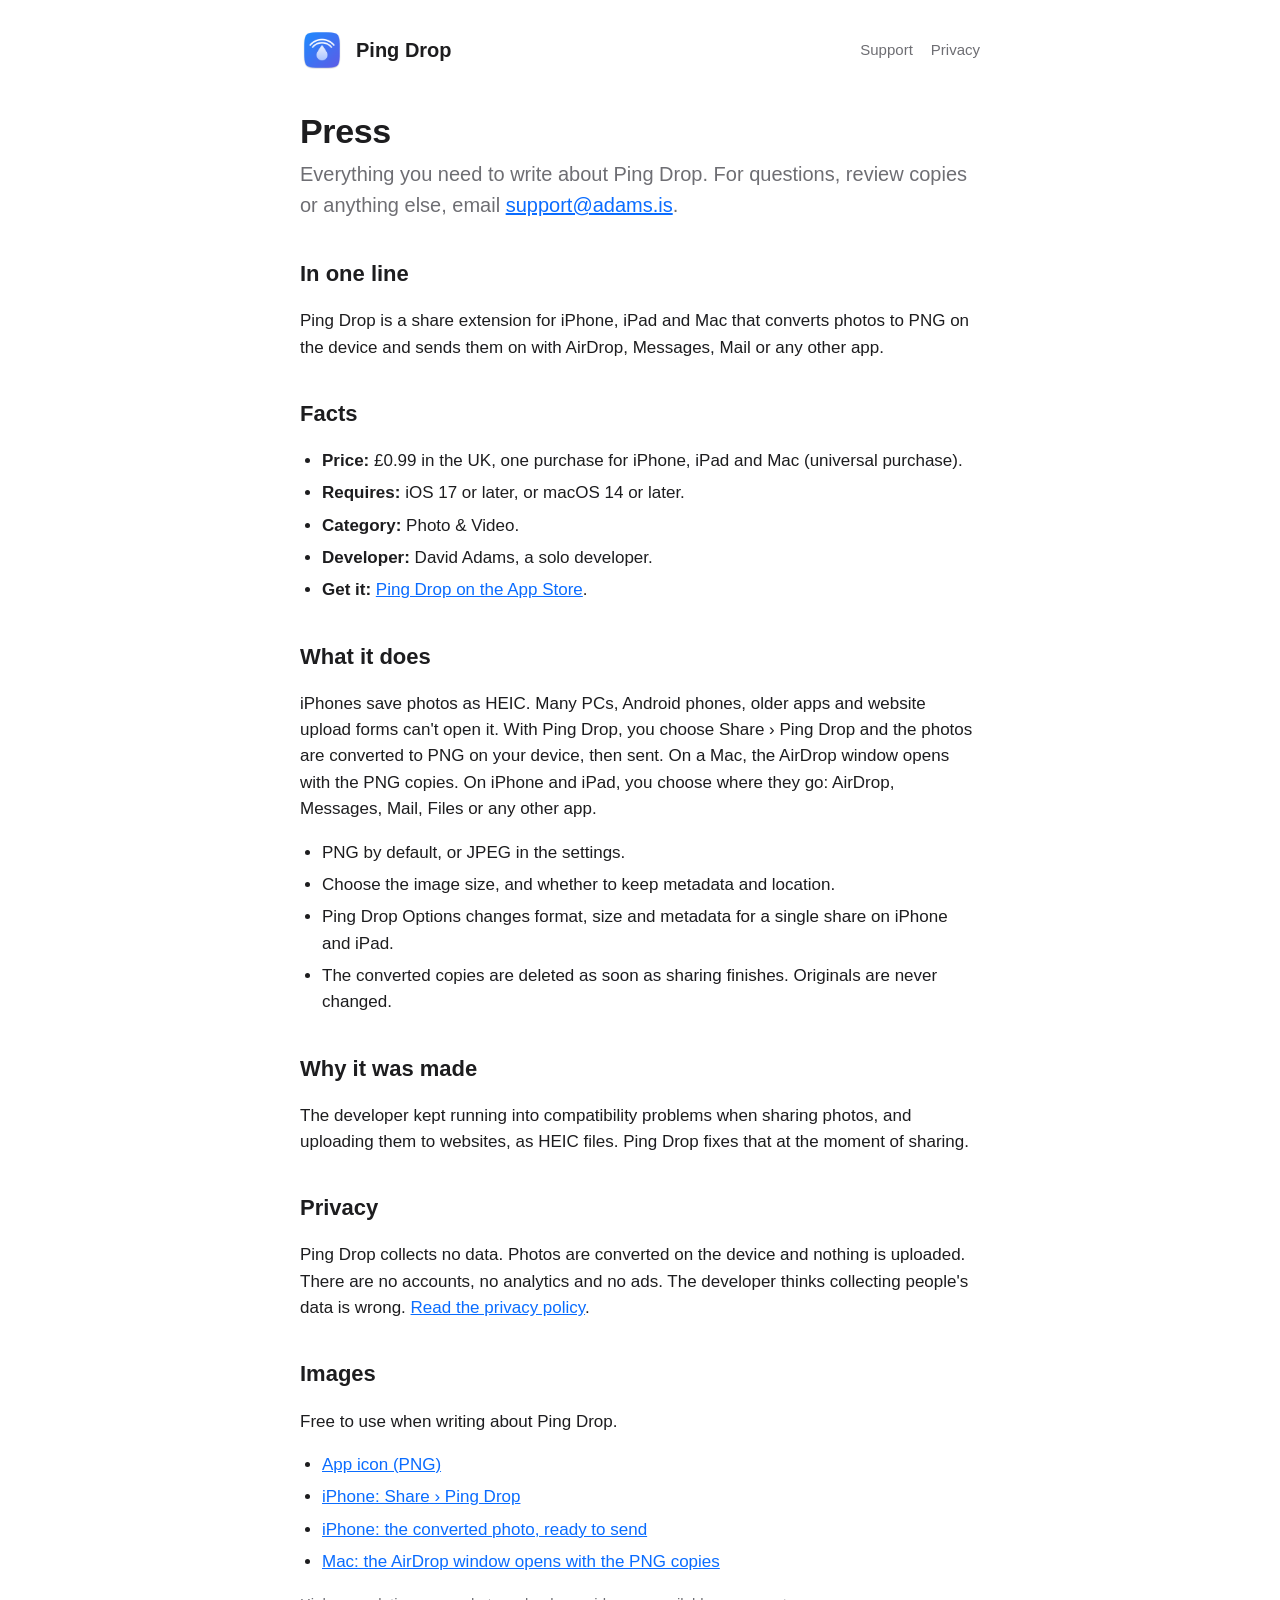
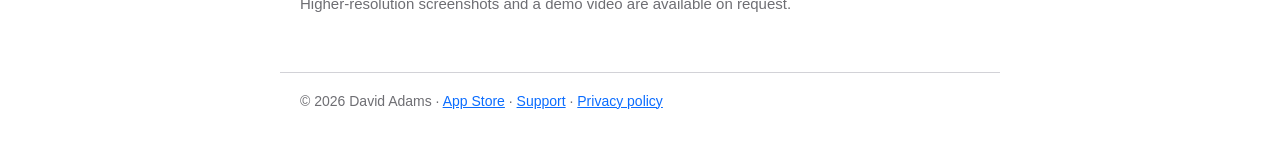
<file: press/index.html>
<!doctype html>
<html lang="en-GB">
<head>
  <meta charset="utf-8">
  <meta name="viewport" content="width=device-width, initial-scale=1">
  <title>Press – Ping Drop</title>
  <meta name="description" content="Facts, descriptions and images for writing about Ping Drop, a share extension that sends photos as PNG on iPhone, iPad and Mac.">
  <link rel="canonical" href="https://pingdrop.adams.is/press/">
  <link rel="icon" href="/icon.png">
  <link rel="stylesheet" href="/style.css">
</head>
<body>
  <header>
    <a href="/"><img src="/icon.png" alt=""><strong>Ping Drop</strong></a>
    <nav>
      <a href="/support/">Support</a>
      <a href="/privacy/">Privacy</a>
    </nav>
  </header>

  <main>
    <h1>Press</h1>
    <p class="lead">Everything you need to write about Ping Drop. For questions, review copies or anything else, email <a href="mailto:support@adams.is?subject=Ping%20Drop%20press">support@adams.is</a>.</p>

    <h2>In one line</h2>
    <p>Ping Drop is a share extension for iPhone, iPad and Mac that converts photos to PNG on the device and sends them on with AirDrop, Messages, Mail or any other app.</p>

    <h2>Facts</h2>
    <ul>
      <li><strong>Price:</strong> £0.99 in the UK, one purchase for iPhone, iPad and Mac (universal purchase).</li>
      <li><strong>Requires:</strong> iOS 17 or later, or macOS 14 or later.</li>
      <li><strong>Category:</strong> Photo &amp; Video.</li>
      <li><strong>Developer:</strong> David Adams, a solo developer.</li>
      <li><strong>Get it:</strong> <a href="/get/">Ping Drop on the App Store</a>.</li>
    </ul>

    <h2>What it does</h2>
    <p>iPhones save photos as HEIC. Many PCs, Android phones, older apps and website upload forms can't open it. With Ping Drop, you choose Share › Ping Drop and the photos are converted to PNG on your device, then sent. On a Mac, the AirDrop window opens with the PNG copies. On iPhone and iPad, you choose where they go: AirDrop, Messages, Mail, Files or any other app.</p>
    <ul>
      <li>PNG by default, or JPEG in the settings.</li>
      <li>Choose the image size, and whether to keep metadata and location.</li>
      <li>Ping Drop Options changes format, size and metadata for a single share on iPhone and iPad.</li>
      <li>The converted copies are deleted as soon as sharing finishes. Originals are never changed.</li>
    </ul>

    <h2>Why it was made</h2>
    <p>The developer kept running into compatibility problems when sharing photos, and uploading them to websites, as HEIC files. Ping Drop fixes that at the moment of sharing.</p>

    <h2>Privacy</h2>
    <p>Ping Drop collects no data. Photos are converted on the device and nothing is uploaded. There are no accounts, no analytics and no ads. The developer thinks collecting people's data is wrong. <a href="/privacy/">Read the privacy policy</a>.</p>

    <h2>Images</h2>
    <p>Free to use when writing about Ping Drop.</p>
    <ul>
      <li><a href="/icon.png">App icon (PNG)</a></li>
      <li><a href="/screenshots/iphone-share-sheet.jpg">iPhone: Share › Ping Drop</a></li>
      <li><a href="/screenshots/iphone-pingdrop-sheet.jpg">iPhone: the converted photo, ready to send</a></li>
      <li><a href="/screenshots/mac-airdrop.jpg">Mac: the AirDrop window opens with the PNG copies</a></li>
    </ul>
    <p class="muted">Higher-resolution screenshots and a demo video are available on request.</p>
  </main>

  <footer>
    © 2026 David Adams · <a href="/get/">App Store</a> · <a href="/support/">Support</a> · <a href="/privacy/">Privacy policy</a>
  </footer>
</body>
</html>
</file>
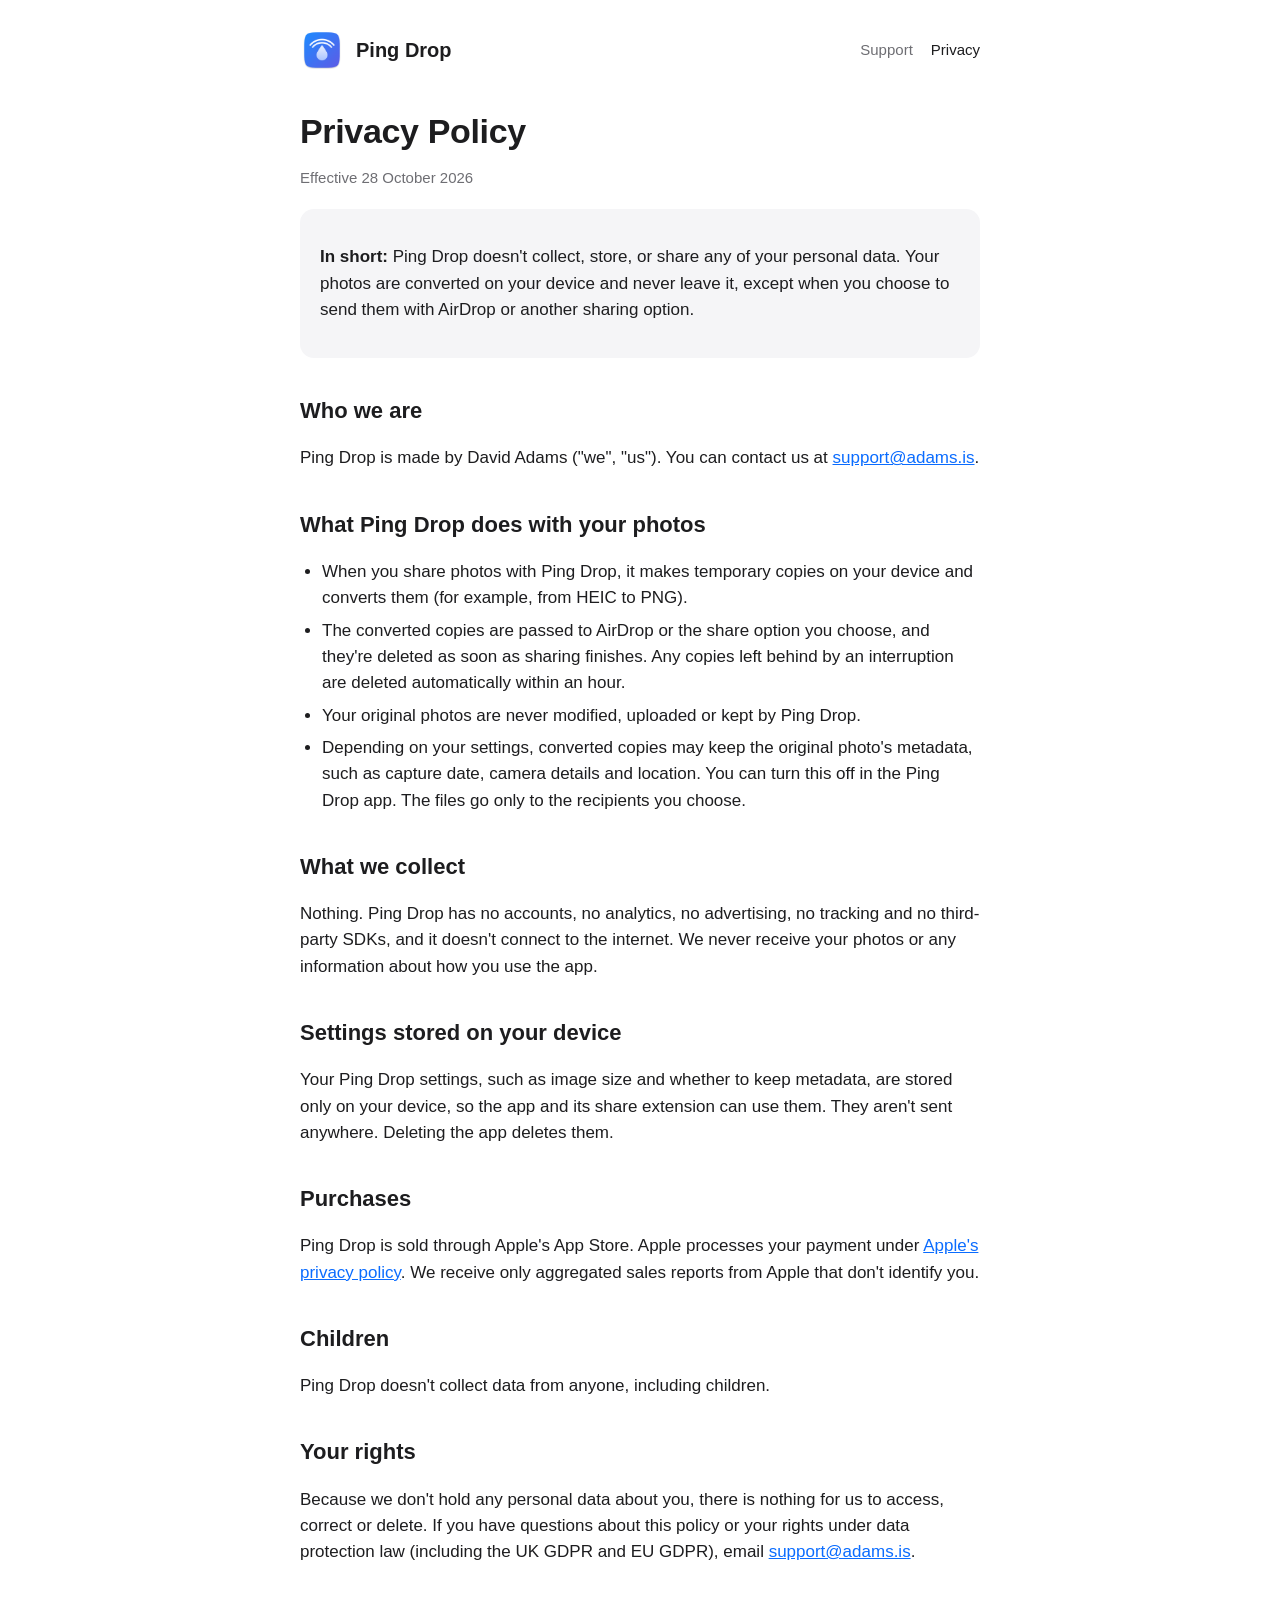
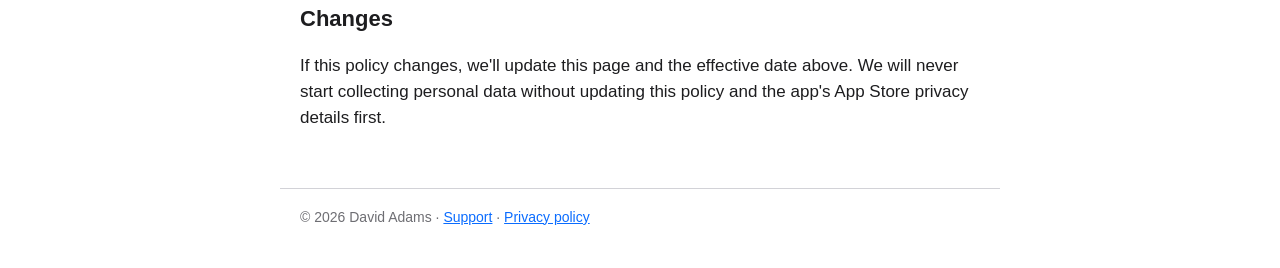
<file: privacy/index.html>
<!doctype html>
<html lang="en-GB">
<head>
  <meta charset="utf-8">
  <meta name="viewport" content="width=device-width, initial-scale=1">
  <title>Privacy Policy – Ping Drop</title>
  <meta name="description" content="Ping Drop does not collect any personal data. Photos are converted on your device.">
  <link rel="icon" href="/icon.png">
  <link rel="stylesheet" href="/style.css">
</head>
<body>
  <header>
    <a href="/"><img src="/icon.png" alt=""><strong>Ping Drop</strong></a>
    <nav>
      <a href="/support/">Support</a>
      <a href="/privacy/" aria-current="page">Privacy</a>
    </nav>
  </header>

  <main>
    <h1>Privacy Policy</h1>
    <p class="muted">Effective <time datetime="2026-10-28">28 October 2026</time></p>

    <div class="card">
      <p><strong>In short:</strong> Ping Drop doesn't collect, store, or share any of your personal data. Your photos are converted on your device and never leave it, except when you choose to send them with AirDrop or another sharing option.</p>
    </div>

    <h2>Who we are</h2>
    <p>Ping Drop is made by David Adams ("we", "us"). You can contact us at <a href="mailto:support@adams.is">support@adams.is</a>.</p>

    <h2>What Ping Drop does with your photos</h2>
    <ul>
      <li>When you share photos with Ping Drop, it makes temporary copies on your device and converts them (for example, from HEIC to PNG).</li>
      <li>The converted copies are passed to AirDrop or the share option you choose, and they're deleted as soon as sharing finishes. Any copies left behind by an interruption are deleted automatically within an hour.</li>
      <li>Your original photos are never modified, uploaded or kept by Ping Drop.</li>
      <li>Depending on your settings, converted copies may keep the original photo's metadata, such as capture date, camera details and location. You can turn this off in the Ping Drop app. The files go only to the recipients you choose.</li>
    </ul>

    <h2>What we collect</h2>
    <p>Nothing. Ping Drop has no accounts, no analytics, no advertising, no tracking and no third-party SDKs, and it doesn't connect to the internet. We never receive your photos or any information about how you use the app.</p>

    <h2>Settings stored on your device</h2>
    <p>Your Ping Drop settings, such as image size and whether to keep metadata, are stored only on your device, so the app and its share extension can use them. They aren't sent anywhere. Deleting the app deletes them.</p>

    <h2>Purchases</h2>
    <p>Ping Drop is sold through Apple's App Store. Apple processes your payment under <a href="https://www.apple.com/legal/privacy/">Apple's privacy policy</a>. We receive only aggregated sales reports from Apple that don't identify you.</p>

    <h2>Children</h2>
    <p>Ping Drop doesn't collect data from anyone, including children.</p>

    <h2>Your rights</h2>
    <p>Because we don't hold any personal data about you, there is nothing for us to access, correct or delete. If you have questions about this policy or your rights under data protection law (including the UK GDPR and EU GDPR), email <a href="mailto:support@adams.is">support@adams.is</a>.</p>

    <h2>Changes</h2>
    <p>If this policy changes, we'll update this page and the effective date above. We will never start collecting personal data without updating this policy and the app's App Store privacy details first.</p>
  </main>

  <footer>
    © 2026 David Adams · <a href="/support/">Support</a> · <a href="/privacy/">Privacy policy</a>
  </footer>
</body>
</html>
</file>
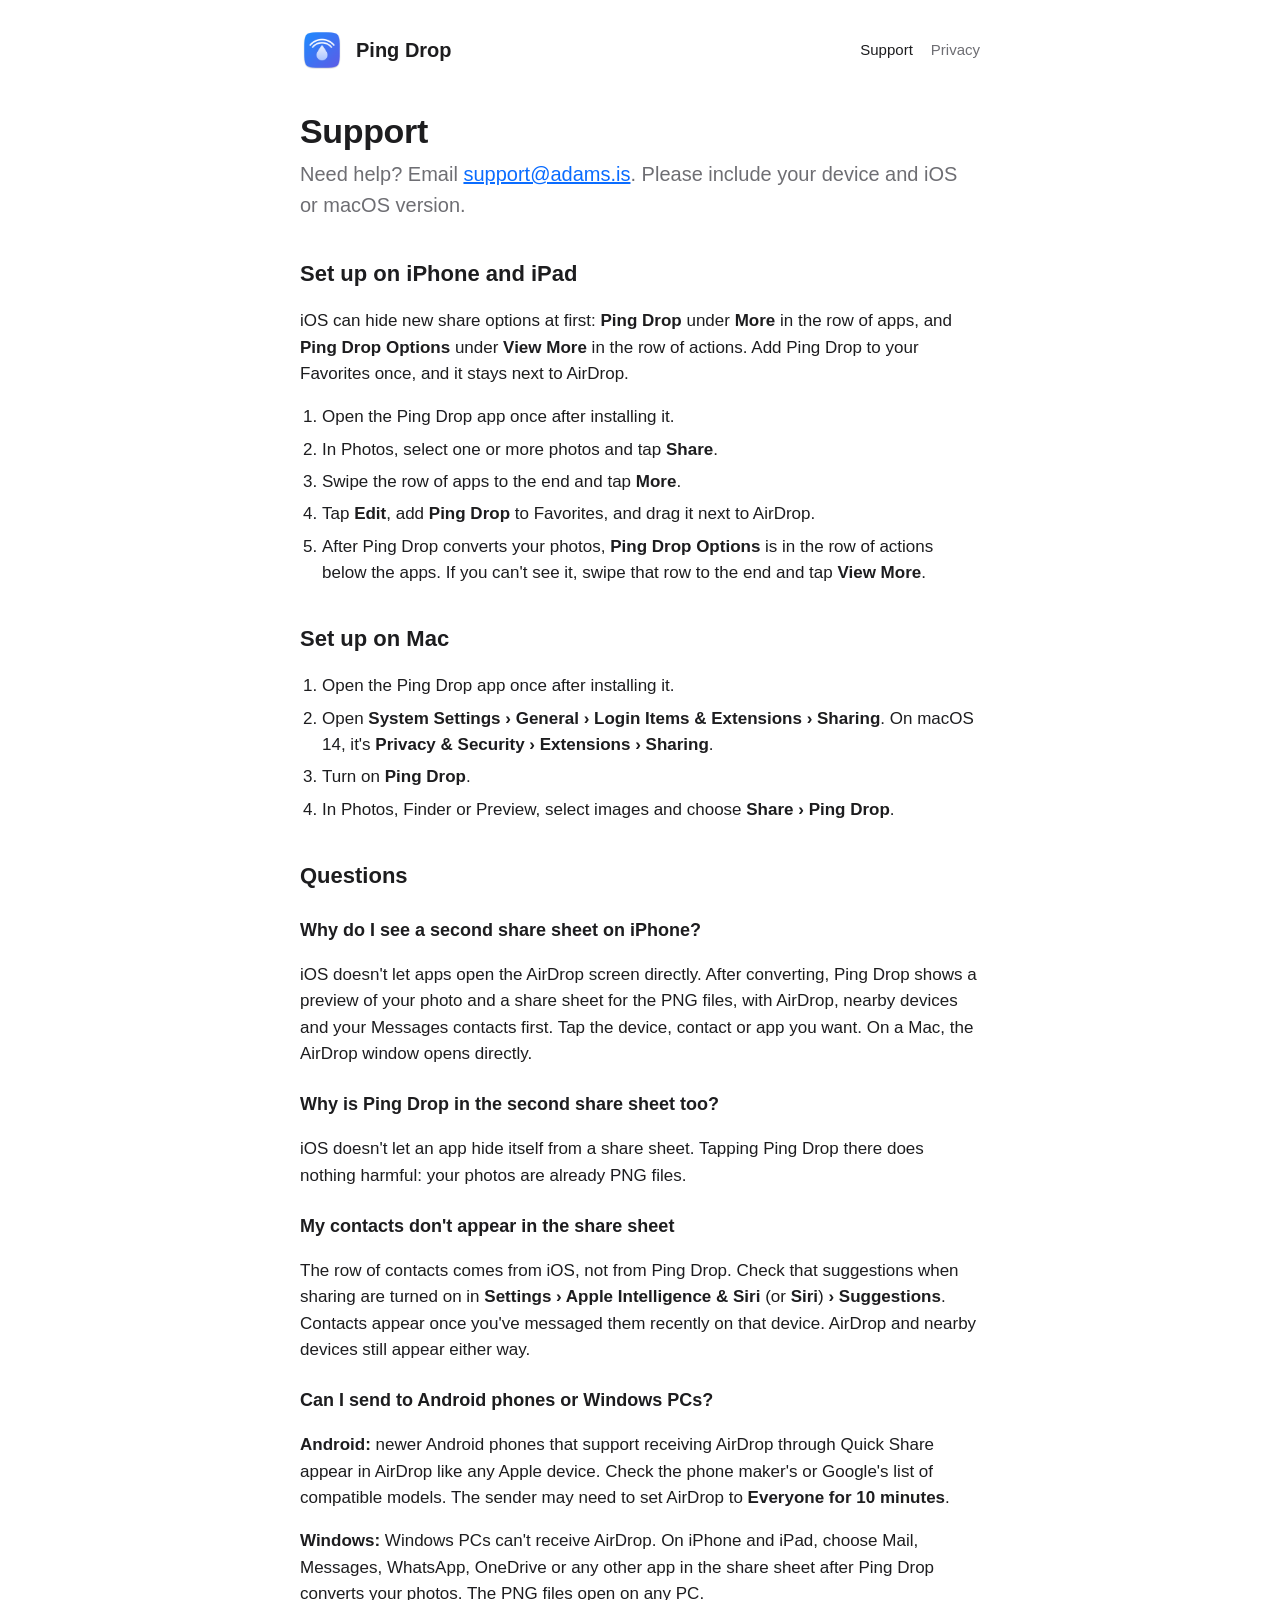
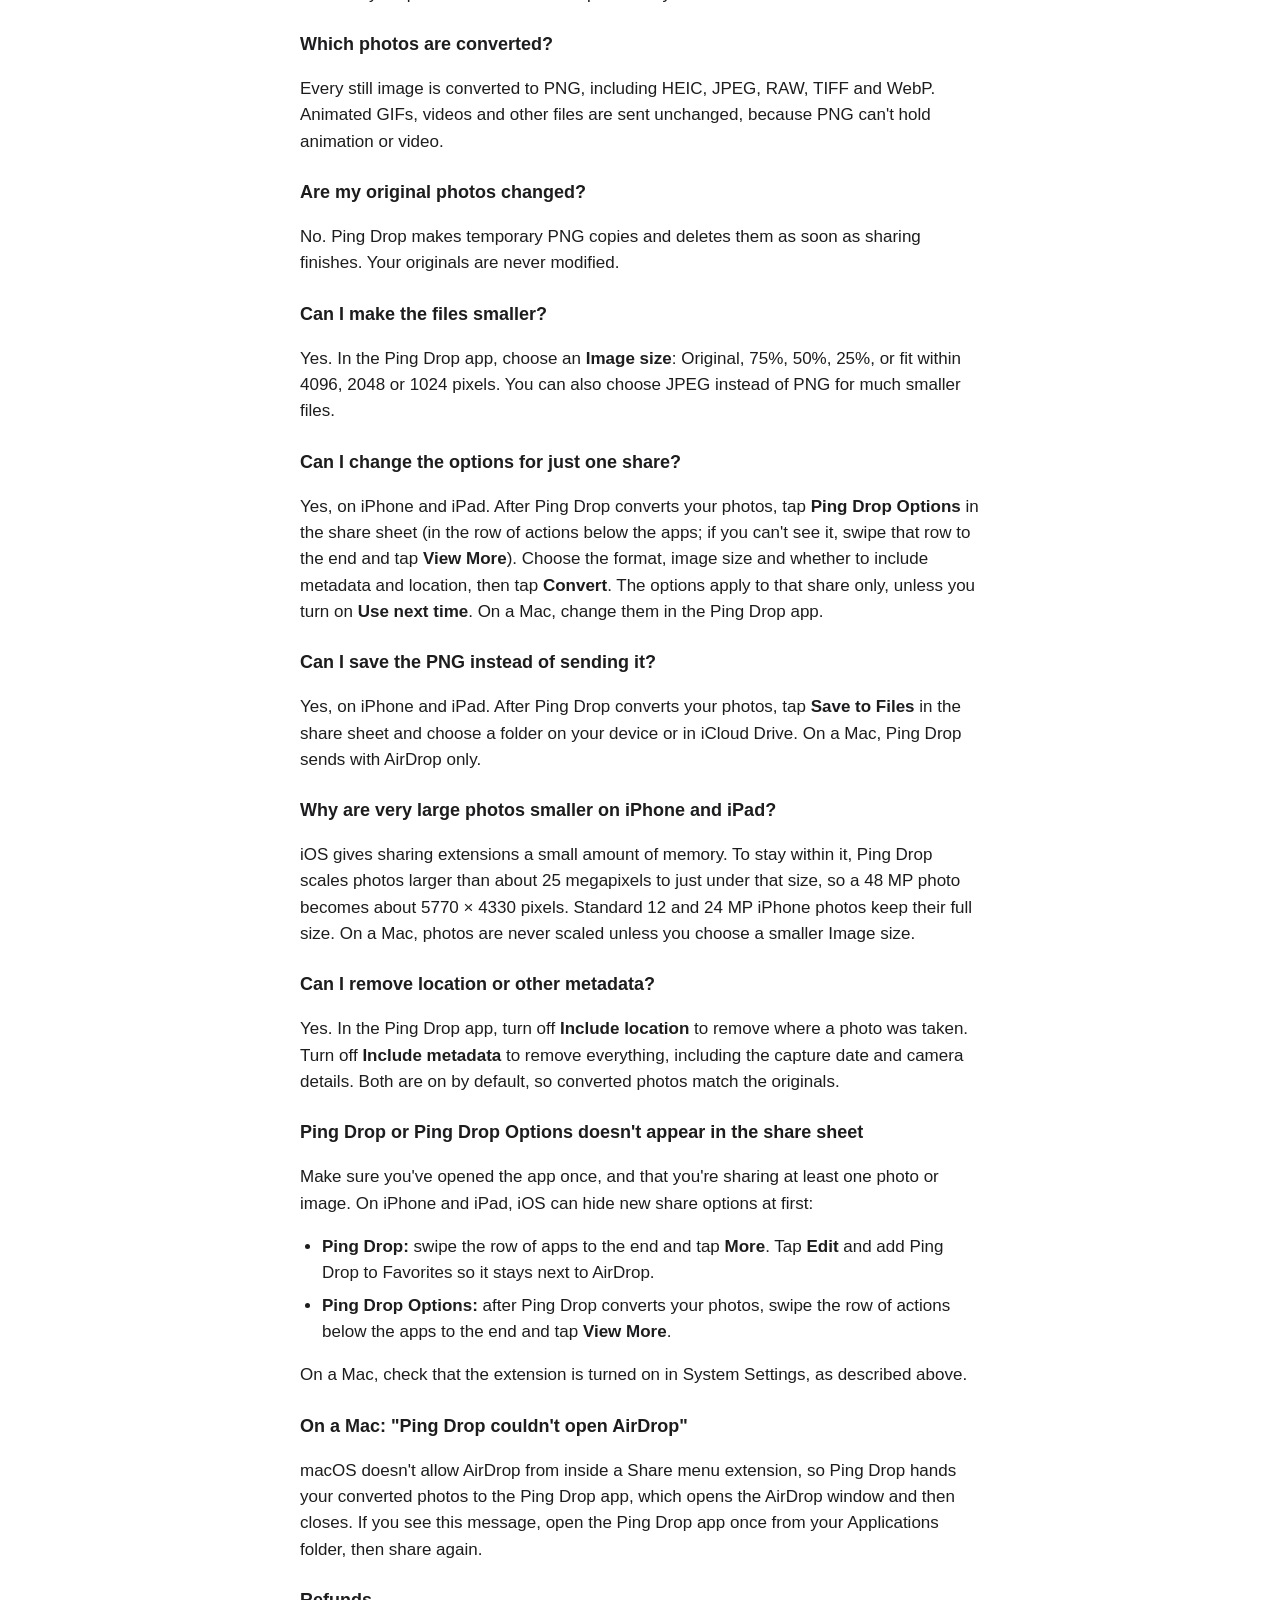
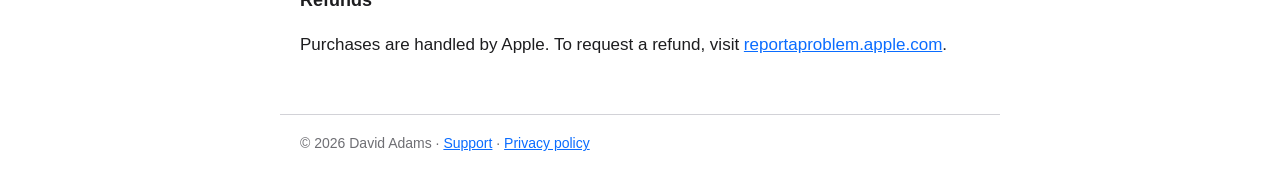
<file: support/index.html>
<!doctype html>
<html lang="en-GB">
<head>
  <meta charset="utf-8">
  <meta name="viewport" content="width=device-width, initial-scale=1">
  <title>Support – Ping Drop</title>
  <meta name="description" content="Help with setting up and using Ping Drop on iPhone, iPad and Mac.">
  <link rel="icon" href="/icon.png">
  <link rel="stylesheet" href="/style.css">
</head>
<body>
  <header>
    <a href="/"><img src="/icon.png" alt=""><strong>Ping Drop</strong></a>
    <nav>
      <a href="/support/" aria-current="page">Support</a>
      <a href="/privacy/">Privacy</a>
    </nav>
  </header>

  <main>
    <h1>Support</h1>
    <p class="lead">Need help? Email <a href="mailto:support@adams.is?subject=Ping%20Drop">support@adams.is</a>. Please include your device and iOS or macOS version.</p>

    <h2>Set up on iPhone and iPad</h2>
    <p>iOS can hide new share options at first: <strong>Ping Drop</strong> under <strong>More</strong> in the row of apps, and <strong>Ping Drop Options</strong> under <strong>View More</strong> in the row of actions. Add Ping Drop to your Favorites once, and it stays next to AirDrop.</p>
    <ol>
      <li>Open the Ping Drop app once after installing it.</li>
      <li>In Photos, select one or more photos and tap <strong>Share</strong>.</li>
      <li>Swipe the row of apps to the end and tap <strong>More</strong>.</li>
      <li>Tap <strong>Edit</strong>, add <strong>Ping Drop</strong> to Favorites, and drag it next to AirDrop.</li>
      <li>After Ping Drop converts your photos, <strong>Ping Drop Options</strong> is in the row of actions below the apps. If you can't see it, swipe that row to the end and tap <strong>View More</strong>.</li>
    </ol>

    <h2>Set up on Mac</h2>
    <ol>
      <li>Open the Ping Drop app once after installing it.</li>
      <li>Open <strong>System Settings › General › Login Items &amp; Extensions › Sharing</strong>. On macOS 14, it's <strong>Privacy &amp; Security › Extensions › Sharing</strong>.</li>
      <li>Turn on <strong>Ping Drop</strong>.</li>
      <li>In Photos, Finder or Preview, select images and choose <strong>Share › Ping Drop</strong>.</li>
    </ol>

    <h2>Questions</h2>

    <h3>Why do I see a second share sheet on iPhone?</h3>
    <p>iOS doesn't let apps open the AirDrop screen directly. After converting, Ping Drop shows a preview of your photo and a share sheet for the PNG files, with AirDrop, nearby devices and your Messages contacts first. Tap the device, contact or app you want. On a Mac, the AirDrop window opens directly.</p>

    <h3>Why is Ping Drop in the second share sheet too?</h3>
    <p>iOS doesn't let an app hide itself from a share sheet. Tapping Ping Drop there does nothing harmful: your photos are already PNG files.</p>

    <h3>My contacts don't appear in the share sheet</h3>
    <p>The row of contacts comes from iOS, not from Ping Drop. Check that suggestions when sharing are turned on in <strong>Settings › Apple Intelligence &amp; Siri</strong> (or <strong>Siri</strong>) <strong>› Suggestions</strong>. Contacts appear once you've messaged them recently on that device. AirDrop and nearby devices still appear either way.</p>

    <h3>Can I send to Android phones or Windows PCs?</h3>
    <p><strong>Android:</strong> newer Android phones that support receiving AirDrop through Quick Share appear in AirDrop like any Apple device. Check the phone maker's or Google's list of compatible models. The sender may need to set AirDrop to <strong>Everyone for 10 minutes</strong>.</p>
    <p><strong>Windows:</strong> Windows PCs can't receive AirDrop. On iPhone and iPad, choose Mail, Messages, WhatsApp, OneDrive or any other app in the share sheet after Ping Drop converts your photos. The PNG files open on any PC.</p>

    <h3>Which photos are converted?</h3>
    <p>Every still image is converted to PNG, including HEIC, JPEG, RAW, TIFF and WebP. Animated GIFs, videos and other files are sent unchanged, because PNG can't hold animation or video.</p>

    <h3>Are my original photos changed?</h3>
    <p>No. Ping Drop makes temporary PNG copies and deletes them as soon as sharing finishes. Your originals are never modified.</p>

    <h3>Can I make the files smaller?</h3>
    <p>Yes. In the Ping Drop app, choose an <strong>Image size</strong>: Original, 75%, 50%, 25%, or fit within 4096, 2048 or 1024 pixels. You can also choose JPEG instead of PNG for much smaller files.</p>

    <h3>Can I change the options for just one share?</h3>
    <p>Yes, on iPhone and iPad. After Ping Drop converts your photos, tap <strong>Ping Drop Options</strong> in the share sheet (in the row of actions below the apps; if you can't see it, swipe that row to the end and tap <strong>View More</strong>). Choose the format, image size and whether to include metadata and location, then tap <strong>Convert</strong>. The options apply to that share only, unless you turn on <strong>Use next time</strong>. On a Mac, change them in the Ping Drop app.</p>

    <h3>Can I save the PNG instead of sending it?</h3>
    <p>Yes, on iPhone and iPad. After Ping Drop converts your photos, tap <strong>Save to Files</strong> in the share sheet and choose a folder on your device or in iCloud Drive. On a Mac, Ping Drop sends with AirDrop only.</p>

    <h3>Why are very large photos smaller on iPhone and iPad?</h3>
    <p>iOS gives sharing extensions a small amount of memory. To stay within it, Ping Drop scales photos larger than about 25 megapixels to just under that size, so a 48 MP photo becomes about 5770 × 4330 pixels. Standard 12 and 24 MP iPhone photos keep their full size. On a Mac, photos are never scaled unless you choose a smaller Image size.</p>

    <h3>Can I remove location or other metadata?</h3>
    <p>Yes. In the Ping Drop app, turn off <strong>Include location</strong> to remove where a photo was taken. Turn off <strong>Include metadata</strong> to remove everything, including the capture date and camera details. Both are on by default, so converted photos match the originals.</p>

    <h3>Ping Drop or Ping Drop Options doesn't appear in the share sheet</h3>
    <p>Make sure you've opened the app once, and that you're sharing at least one photo or image. On iPhone and iPad, iOS can hide new share options at first:</p>
    <ul>
      <li><strong>Ping Drop:</strong> swipe the row of apps to the end and tap <strong>More</strong>. Tap <strong>Edit</strong> and add Ping Drop to Favorites so it stays next to AirDrop.</li>
      <li><strong>Ping Drop Options:</strong> after Ping Drop converts your photos, swipe the row of actions below the apps to the end and tap <strong>View More</strong>.</li>
    </ul>
    <p>On a Mac, check that the extension is turned on in System Settings, as described above.</p>

    <h3>On a Mac: "Ping Drop couldn't open AirDrop"</h3>
    <p>macOS doesn't allow AirDrop from inside a Share menu extension, so Ping Drop hands your converted photos to the Ping Drop app, which opens the AirDrop window and then closes. If you see this message, open the Ping Drop app once from your Applications folder, then share again.</p>

    <h3>Refunds</h3>
    <p>Purchases are handled by Apple. To request a refund, visit <a href="https://reportaproblem.apple.com">reportaproblem.apple.com</a>.</p>
  </main>

  <footer>
    © 2026 David Adams · <a href="/support/">Support</a> · <a href="/privacy/">Privacy policy</a>
  </footer>
</body>
</html>
</file>
<file: style.css>
:root {
  --bg: #ffffff;
  --text: #1d1d1f;
  --muted: #6e6e73;
  --accent: #0a6cff;
  --card: #f5f5f7;
  --rule: #d2d2d7;
}

@media (prefers-color-scheme: dark) {
  :root {
    --bg: #000000;
    --text: #f5f5f7;
    --muted: #a1a1a6;
    --accent: #3b91ff;
    --card: #1c1c1e;
    --rule: #3a3a3c;
  }
}

* { box-sizing: border-box; }

body {
  margin: 0;
  background: var(--bg);
  color: var(--text);
  font: 17px/1.55 -apple-system, BlinkMacSystemFont, "SF Pro Text", "Helvetica Neue", Arial, sans-serif;
  -webkit-text-size-adjust: 100%;
}

main, header, footer {
  max-width: 720px;
  margin: 0 auto;
  padding: 0 20px;
}

header {
  display: flex;
  align-items: center;
  gap: 12px;
  padding-top: 28px;
  padding-bottom: 8px;
}

header a { color: inherit; text-decoration: none; display: flex; align-items: center; gap: 12px; }
header img { width: 44px; height: 44px; }
header strong { font-size: 20px; }

nav { margin-left: auto; display: flex; gap: 18px; font-size: 15px; }
nav a { color: var(--muted); text-decoration: none; }
nav a[aria-current="page"], nav a:hover { color: var(--text); }

h1 { font-size: 34px; line-height: 1.15; margin: 32px 0 8px; letter-spacing: -0.01em; }
h2 { font-size: 22px; margin: 36px 0 8px; }
h3 { font-size: 18px; margin: 24px 0 4px; }
p, li { color: var(--text); }
.lead { font-size: 20px; color: var(--muted); margin-top: 0; }
.muted { color: var(--muted); font-size: 15px; }
a { color: var(--accent); }

.card {
  background: var(--card);
  border-radius: 14px;
  padding: 18px 20px;
  margin: 20px 0;
}

ol, ul { padding-left: 22px; }
li { margin: 6px 0; }

footer {
  border-top: 1px solid var(--rule);
  margin-top: 56px;
  padding-top: 18px;
  padding-bottom: 40px;
  color: var(--muted);
  font-size: 14px;
}

.shots {
  display: grid;
  grid-template-columns: 1fr 1fr;
  gap: 16px;
  margin: 28px 0 8px;
}

figure { margin: 0; }
figure img { display: block; width: 100%; height: auto; }
.shots img { border-radius: 22px; border: 1px solid var(--rule); }
.shot-wide { margin: 16px 0 8px; }
.shot-wide img { border-radius: 10px; border: 1px solid var(--rule); }
figcaption { color: var(--muted); font-size: 14px; text-align: center; margin-top: 8px; }

@media (max-width: 480px) {
  h1 { font-size: 28px; }
  nav { gap: 12px; }
}

.cta { margin: 20px 0 4px; }
.cta a { display: inline-block; }
.cta svg { display: block; height: 50px; width: auto; }
</file>
